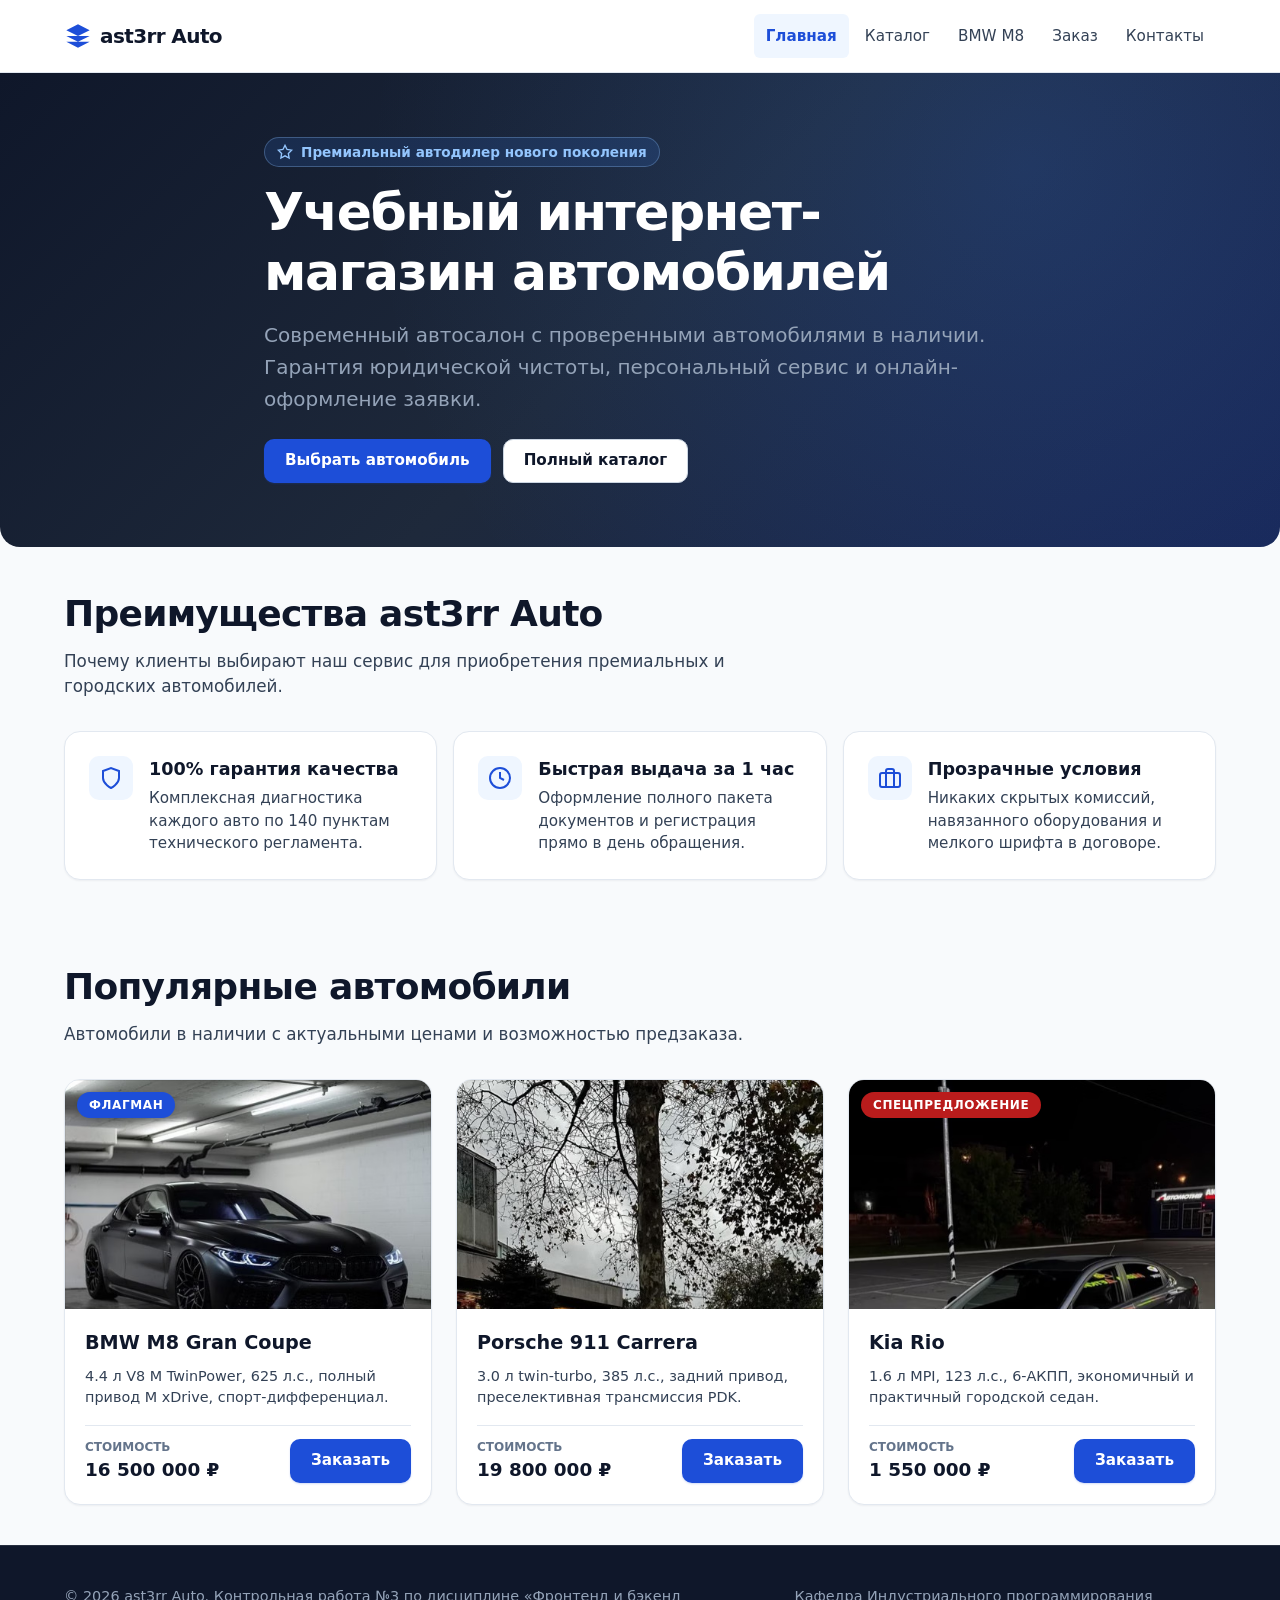
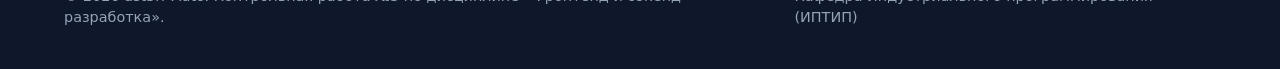
<file: index.html>
<!DOCTYPE html>
<html lang="ru">
<head>
  <meta charset="UTF-8">
  <meta name="viewport" content="width=device-width, initial-scale=1.0">
  <meta name="description" content="Учебный интернет-магазин премиальных и городских автомобилей ast3rr Auto. Адаптивная вёрстка и высокая доступность.">
  <title>Главная — ast3rr Auto | Автосалон</title>
  <link rel="stylesheet" href="css/style.css">
  <link rel="stylesheet" href="css/responsive.css">
  <script src="js/main.js" defer></script>
</head>
<body>
  <a href="#main-content" class="skip-link">Перейти к основному содержимому</a>

  <header class="site-header">
    <div class="site-header__inner">
      <a class="site-header__logo" href="index.html" aria-label="ast3rr Auto главная страница">
        <svg class="site-header__logo-icon" viewBox="0 0 24 24" width="28" height="28" aria-hidden="true" focusable="false">
          <path d="M12 2L2 7l10 5 10-5-10-5zM2 17l10 5 10-5M2 12l10 5 10-5"/>
        </svg>
        <span>ast3rr Auto</span>
      </a>

      <button class="nav-toggle" aria-expanded="false" aria-controls="primary-navigation" aria-label="Открыть меню навигации">
        <svg class="nav-toggle__icon" viewBox="0 0 24 24" width="24" height="24" aria-hidden="true" focusable="false">
          <line x1="3" y1="6" x2="21" y2="6"/>
          <line x1="3" y1="12" x2="21" y2="12"/>
          <line x1="3" y1="18" x2="21" y2="18"/>
        </svg>
      </button>

      <nav class="site-nav" id="primary-navigation" aria-label="Основная навигация">
        <ul class="site-nav__list">
          <li class="site-nav__item"><a class="site-nav__link site-nav__link--active" href="index.html" aria-current="page">Главная</a></li>
          <li class="site-nav__item"><a class="site-nav__link" href="catalog.html">Каталог</a></li>
          <li class="site-nav__item"><a class="site-nav__link" href="product.html">BMW M8</a></li>
          <li class="site-nav__item"><a class="site-nav__link" href="order.html">Заказ</a></li>
          <li class="site-nav__item"><a class="site-nav__link" href="contacts.html">Контакты</a></li>
        </ul>
      </nav>
    </div>
  </header>

  <main id="main-content">
    <!-- Hero Block -->
    <section class="hero" aria-labelledby="hero-title">
      <div class="container hero__inner">
        <span class="hero__badge">
          <svg width="16" height="16" viewBox="0 0 24 24" fill="none" stroke="currentColor" stroke-width="2" aria-hidden="true">
            <polygon points="12 2 15.09 8.26 22 9.27 17 14.14 18.18 21.02 12 17.77 5.82 21.02 7 14.14 2 9.27 8.91 8.26 12 2"/>
          </svg>
          Премиальный автодилер нового поколения
        </span>
        <h1 class="hero__title" id="hero-title">Учебный интернет-магазин автомобилей</h1>
        <p class="hero__text">
          Современный автосалон с проверенными автомобилями в наличии. Гарантия юридической чистоты, персональный сервис и онлайн-оформление заявки.
        </p>
        <div class="hero__actions">
          <a class="button button--primary button--mobile-full" href="#popular">Выбрать автомобиль</a>
          <a class="button button--secondary button--mobile-full" href="catalog.html">Полный каталог</a>
        </div>
      </div>
    </section>

    <!-- Advantages Section -->
    <section class="section" id="advantages" aria-labelledby="advantages-title">
      <div class="container">
        <div class="section__header">
          <h2 class="section__title" id="advantages-title">Преимущества ast3rr Auto</h2>
          <p class="section__description">Почему клиенты выбирают наш сервис для приобретения премиальных и городских автомобилей.</p>
        </div>

        <div class="advantages-grid">
          <article class="advantage-card">
            <div class="advantage-card__icon-wrapper" aria-hidden="true">
              <svg width="24" height="24" viewBox="0 0 24 24" fill="none" stroke="currentColor" stroke-width="2">
                <path d="M12 22s8-4 8-10V5l-8-3-8 3v7c0 6 8 10 8 10z"/>
              </svg>
            </div>
            <div>
              <h3 class="advantage-card__title">100% гарантия качества</h3>
              <p class="advantage-card__text">Комплексная диагностика каждого авто по 140 пунктам технического регламента.</p>
            </div>
          </article>

          <article class="advantage-card">
            <div class="advantage-card__icon-wrapper" aria-hidden="true">
              <svg width="24" height="24" viewBox="0 0 24 24" fill="none" stroke="currentColor" stroke-width="2">
                <circle cx="12" cy="12" r="10"/>
                <polyline points="12 6 12 12 16 14"/>
              </svg>
            </div>
            <div>
              <h3 class="advantage-card__title">Быстрая выдача за 1 час</h3>
              <p class="advantage-card__text">Оформление полного пакета документов и регистрация прямо в день обращения.</p>
            </div>
          </article>

          <article class="advantage-card">
            <div class="advantage-card__icon-wrapper" aria-hidden="true">
              <svg width="24" height="24" viewBox="0 0 24 24" fill="none" stroke="currentColor" stroke-width="2">
                <rect x="2" y="7" width="20" height="14" rx="2" ry="2"/>
                <path d="M16 21V5a2 2 0 0 0-2-2h-4a2 2 0 0 0-2 2v16"/>
              </svg>
            </div>
            <div>
              <h3 class="advantage-card__title">Прозрачные условия</h3>
              <p class="advantage-card__text">Никаких скрытых комиссий, навязанного оборудования и мелкого шрифта в договоре.</p>
            </div>
          </article>
        </div>
      </div>
    </section>

    <!-- Popular Products Section -->
    <section class="section popular-products" id="popular" aria-labelledby="popular-title">
      <div class="container">
        <div class="section__header">
          <h2 class="section__title" id="popular-title">Популярные автомобили</h2>
          <p class="section__description">Автомобили в наличии с актуальными ценами и возможностью предзаказа.</p>
        </div>

        <div class="products-grid">
          <!-- Card 1: BMW M8 -->
          <article class="product-card product-card--featured">
            <div class="product-card__media">
              <span class="product-card__badge">Флагман</span>
              <picture>
                <source type="image/avif" srcset="images/bmw-m8-360.avif 360w, images/bmw-m8-480.avif 480w, images/bmw-m8-720.avif 720w" sizes="(max-width: 639px) 100vw, (max-width: 1023px) 50vw, 33vw">
                <source type="image/jpeg" srcset="images/bmw-m8-360.jpg 360w, images/bmw-m8-480.jpg 480w, images/bmw-m8-720.jpg 720w" sizes="(max-width: 639px) 100vw, (max-width: 1023px) 50vw, 33vw">
                <img class="product-card__image" src="images/bmw-m8-720.jpg" alt="BMW M8 Gran Coupe цвета Marina Bay Blue" width="720" height="450" loading="lazy">
              </picture>
            </div>
            <div class="product-card__body">
              <h3 class="product-card__title">
                <a href="product.html">BMW M8 Gran Coupe</a>
              </h3>
              <p class="product-card__description">4.4 л V8 M TwinPower, 625 л.с., полный привод M xDrive, спорт-дифференциал.</p>
              <div class="product-card__footer">
                <div class="product-card__price">
                  <span class="product-card__price-label">Стоимость</span>
                  <span class="product-card__price-value">16 500 000 ₽</span>
                </div>
                <button class="button button--primary js-open-order-dialog" type="button" data-product="BMW M8 Gran Coupe" aria-haspopup="dialog">
                  Заказать
                </button>
              </div>
            </div>
          </article>

          <!-- Card 2: Porsche 911 -->
          <article class="product-card">
            <div class="product-card__media">
              <picture>
                <source type="image/avif" srcset="images/porsche-911-360.avif 360w, images/porsche-911-480.avif 480w, images/porsche-911-720.avif 720w" sizes="(max-width: 639px) 100vw, (max-width: 1023px) 50vw, 33vw">
                <source type="image/jpeg" srcset="images/porsche-911-360.jpg 360w, images/porsche-911-480.jpg 480w, images/porsche-911-720.jpg 720w" sizes="(max-width: 639px) 100vw, (max-width: 1023px) 50vw, 33vw">
                <img class="product-card__image" src="images/porsche-911-720.jpg" alt="Porsche 911 Carrera желтого цвета" width="720" height="450" loading="lazy">
              </picture>
            </div>
            <div class="product-card__body">
              <h3 class="product-card__title">
                <a href="product-porsche.html">Porsche 911 Carrera</a>
              </h3>
              <p class="product-card__description">3.0 л twin-turbo, 385 л.с., задний привод, преселективная трансмиссия PDK.</p>
              <div class="product-card__footer">
                <div class="product-card__price">
                  <span class="product-card__price-label">Стоимость</span>
                  <span class="product-card__price-value">19 800 000 ₽</span>
                </div>
                <button class="button button--primary js-open-order-dialog" type="button" data-product="Porsche 911 Carrera" aria-haspopup="dialog">
                  Заказать
                </button>
              </div>
            </div>
          </article>

          <!-- Card 3: Kia Rio -->
          <article class="product-card product-card--discount">
            <div class="product-card__media">
              <span class="product-card__badge">Спецпредложение</span>
              <picture>
                <source type="image/avif" srcset="images/kia-rio-360.avif 360w, images/kia-rio-480.avif 480w, images/kia-rio-720.avif 720w" sizes="(max-width: 639px) 100vw, (max-width: 1023px) 50vw, 33vw">
                <source type="image/jpeg" srcset="images/kia-rio-360.jpg 360w, images/kia-rio-480.jpg 480w, images/kia-rio-720.jpg 720w" sizes="(max-width: 639px) 100vw, (max-width: 1023px) 50vw, 33vw">
                <img class="product-card__image" src="images/kia-rio-720.jpg" alt="Kia Rio белого цвета" width="720" height="450" loading="lazy">
              </picture>
            </div>
            <div class="product-card__body">
              <h3 class="product-card__title">
                <a href="product-kia.html">Kia Rio</a>
              </h3>
              <p class="product-card__description">1.6 л MPI, 123 л.с., 6-АКПП, экономичный и практичный городской седан.</p>
              <div class="product-card__footer">
                <div class="product-card__price">
                  <span class="product-card__price-label">Стоимость</span>
                  <span class="product-card__price-value">1 550 000 ₽</span>
                </div>
                <button class="button button--primary js-open-order-dialog" type="button" data-product="Kia Rio" aria-haspopup="dialog">
                  Заказать
                </button>
              </div>
            </div>
          </article>
        </div>
      </div>
    </section>
  </main>

  <!-- Accessible Modal Dialog for Quick Ordering -->
  <dialog class="order-dialog" id="order-dialog" aria-labelledby="order-dialog-title" aria-modal="true">
    <div class="order-dialog__content">
      <div class="order-dialog__header">
        <h2 class="order-dialog__title" id="order-dialog-title">Быстрое оформление заявки</h2>
        <button class="order-dialog__close" type="button" id="close-order-dialog" aria-label="Закрыть окно">
          <svg width="24" height="24" viewBox="0 0 24 24" fill="none" stroke="currentColor" stroke-width="2" aria-hidden="true">
            <line x1="18" y1="6" x2="6" y2="18"/>
            <line x1="6" y1="6" x2="18" y2="18"/>
          </svg>
        </button>
      </div>

      <div class="notification notification--success" id="order-success-notification" tabindex="-1" hidden>
        <svg width="20" height="20" viewBox="0 0 24 24" fill="none" stroke="currentColor" stroke-width="2" aria-hidden="true">
          <path d="M22 11.08V12a10 10 0 1 1-5.93-9.14"/>
          <polyline points="22 4 12 14.01 9 11.01"/>
        </svg>
        <span>Спасибо! Ваша заявка успешно принята, менеджер перезвонит вам.</span>
      </div>

      <form class="order-form" id="order-form" action="#" method="post" data-validate="true" novalidate>
        <input id="selected-product" name="selected-product" type="hidden">

        <div class="form-group">
          <label class="form-label form-label--required" for="modal-name">Ваше имя</label>
          <input class="form-input" id="modal-name" name="name" type="text" placeholder="Иван Иванов" autocomplete="name" required minlength="2">
        </div>

        <div class="form-row">
          <div class="form-group">
            <label class="form-label form-label--required" for="modal-phone">Телефон</label>
            <input class="form-input" id="modal-phone" name="phone" type="tel" inputmode="tel" placeholder="+7 (900) 000-00-00" autocomplete="tel" required pattern="^(\+7|8)[\s\-]?[0-9]{3}[\s\-]?[0-9]{3}[\s\-]?[0-9]{2}[\s\-]?[0-9]{2}$">
            <span class="form-hint">Формат: +7 (900) 000-00-00</span>
          </div>

          <div class="form-group">
            <label class="form-label form-label--required" for="modal-email">E-mail</label>
            <input class="form-input" id="modal-email" name="email" type="email" placeholder="client@example.com" autocomplete="email" required>
          </div>
        </div>

        <label class="form-checkbox-wrapper">
          <input class="form-checkbox" id="modal-agreement" name="agreement" type="checkbox" required>
          <span class="form-checkbox-text">Я согласен на обработку персональных данных в соответствии с политикой конфиденциальности.</span>
        </label>

        <div class="form-actions">
          <button class="button button--secondary" type="button" onclick="document.getElementById('order-dialog').close()">Отмена</button>
          <button class="button button--primary" type="submit">Отправить заявку</button>
        </div>
      </form>
    </div>
  </dialog>

  <footer class="site-footer">
    <div class="container site-footer__inner">
      <p>&copy; 2026 ast3rr Auto. Контрольная работа №3 по дисциплине «Фронтенд и бэкенд разработка».</p>
      <p>Кафедра Индустриального программирования (ИПТИП)</p>
    </div>
  </footer>
</body>
</html>
</file>
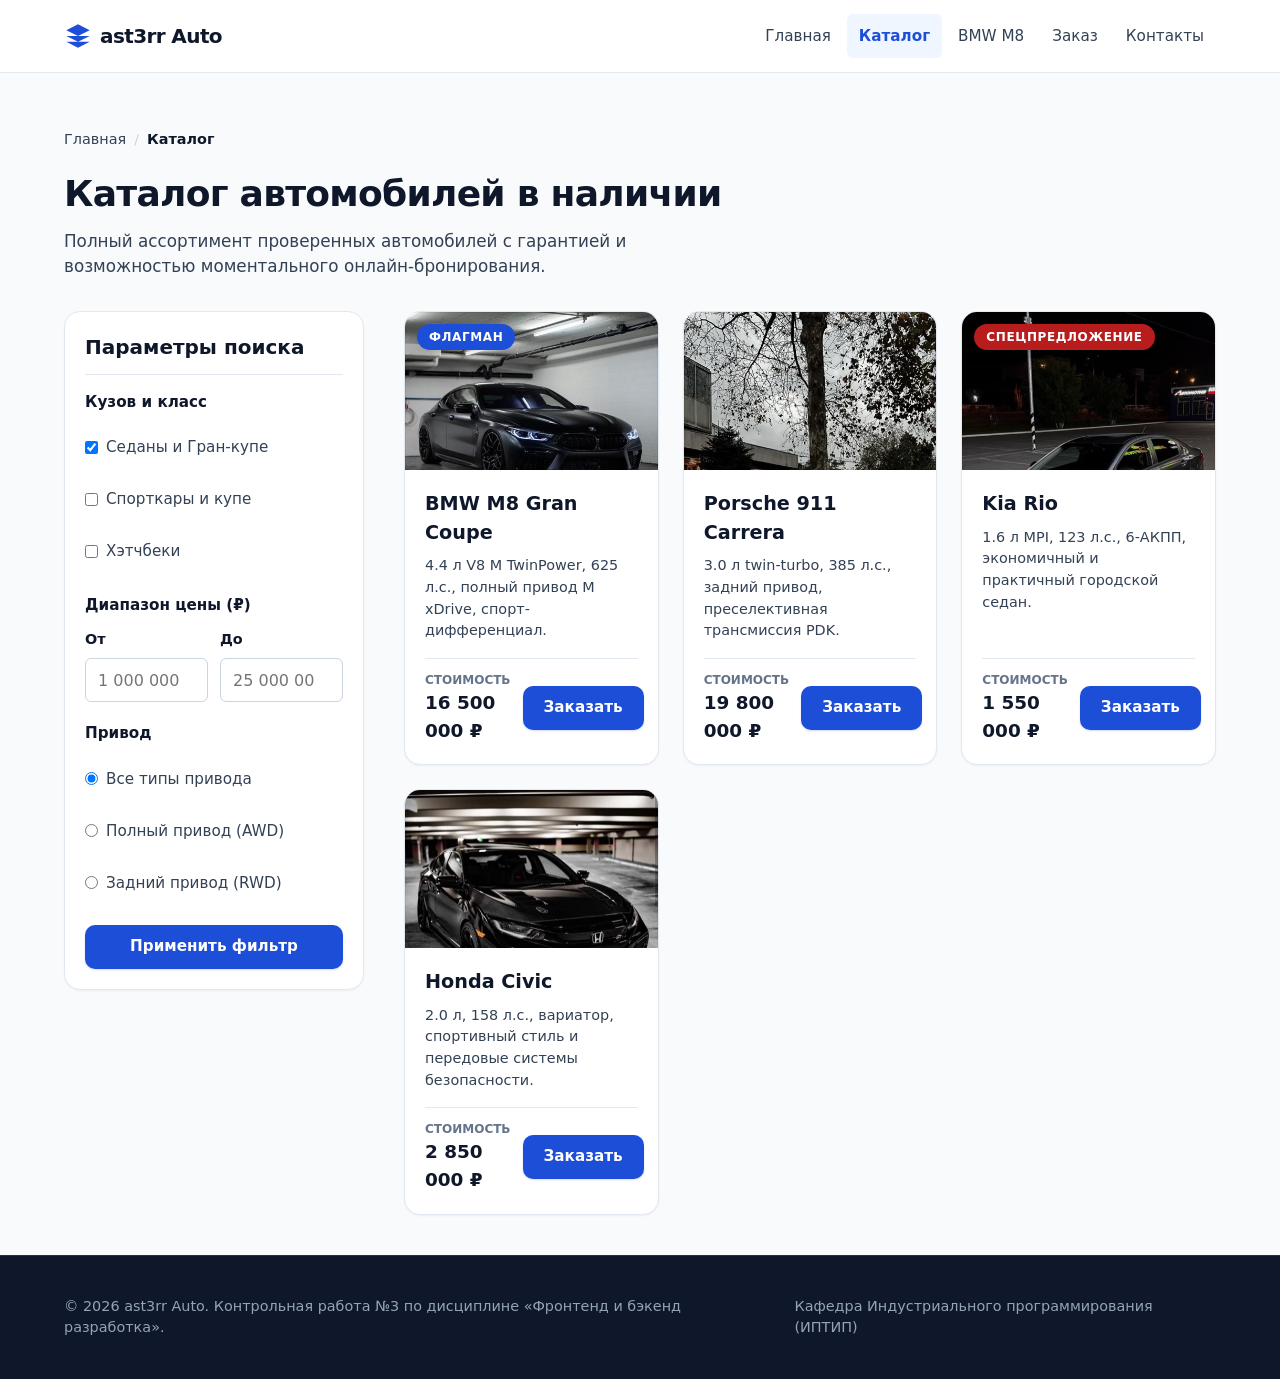
<file: catalog.html>
<!DOCTYPE html>
<html lang="ru">
<head>
  <meta charset="UTF-8">
  <meta name="viewport" content="width=device-width, initial-scale=1.0">
  <meta name="description" content="Каталог автомобилей интернет-магазина ast3rr Auto. Фильтры по параметрам, адаптивная сетка карточек, оформление покупки.">
  <title>Каталог автомобилей — ast3rr Auto</title>
  <link rel="stylesheet" href="css/style.css">
  <link rel="stylesheet" href="css/responsive.css">
  <script src="js/main.js" defer></script>
</head>
<body>
  <a href="#main-content" class="skip-link">Перейти к основному содержимому</a>

  <header class="site-header">
    <div class="site-header__inner">
      <a class="site-header__logo" href="index.html" aria-label="ast3rr Auto главная страница">
        <svg class="site-header__logo-icon" viewBox="0 0 24 24" width="28" height="28" aria-hidden="true" focusable="false">
          <path d="M12 2L2 7l10 5 10-5-10-5zM2 17l10 5 10-5M2 12l10 5 10-5"/>
        </svg>
        <span>ast3rr Auto</span>
      </a>

      <button class="nav-toggle" aria-expanded="false" aria-controls="primary-navigation" aria-label="Открыть меню навигации">
        <svg class="nav-toggle__icon" viewBox="0 0 24 24" width="24" height="24" aria-hidden="true" focusable="false">
          <line x1="3" y1="6" x2="21" y2="6"/>
          <line x1="3" y1="12" x2="21" y2="12"/>
          <line x1="3" y1="18" x2="21" y2="18"/>
        </svg>
      </button>

      <nav class="site-nav" id="primary-navigation" aria-label="Основная навигация">
        <ul class="site-nav__list">
          <li class="site-nav__item"><a class="site-nav__link" href="index.html">Главная</a></li>
          <li class="site-nav__item"><a class="site-nav__link site-nav__link--active" href="catalog.html" aria-current="page">Каталог</a></li>
          <li class="site-nav__item"><a class="site-nav__link" href="product.html">BMW M8</a></li>
          <li class="site-nav__item"><a class="site-nav__link" href="order.html">Заказ</a></li>
          <li class="site-nav__item"><a class="site-nav__link" href="contacts.html">Контакты</a></li>
        </ul>
      </nav>
    </div>
  </header>

  <main class="container section" id="main-content">
    <nav class="breadcrumbs" aria-label="Хлебные крошки">
      <ol class="breadcrumbs__list">
        <li class="breadcrumbs__item"><a class="breadcrumbs__link" href="index.html">Главная</a></li>
        <li class="breadcrumbs__item"><span class="breadcrumbs__current" aria-current="location">Каталог</span></li>
      </ol>
    </nav>

    <div class="section__header">
      <h1 class="section__title">Каталог автомобилей в наличии</h1>
      <p class="section__description">Полный ассортимент проверенных автомобилей с гарантией и возможностью моментального онлайн-бронирования.</p>
    </div>

    <div class="catalog-layout">
      <!-- Sidebar Filters with Mobile Collapsible Drawer -->
      <aside class="catalog-filters" aria-labelledby="filters-title">
        <h2 class="catalog-filters__title" id="filters-title">Параметры поиска</h2>

        <button class="button button--secondary catalog-filters__toggle" type="button" aria-expanded="false" aria-controls="filters-content">
          <span>Показать фильтры</span>
          <svg width="20" height="20" viewBox="0 0 24 24" fill="none" stroke="currentColor" stroke-width="2" aria-hidden="true">
            <polyline points="6 9 12 15 18 9"/>
          </svg>
        </button>

        <div class="catalog-filters__content" id="filters-content">
          <form class="filters-form" action="#" method="get">
            <fieldset class="filters-form__group">
              <legend class="filters-form__legend">Кузов и класс</legend>
              <div class="filters-form__options">
                <label class="filters-form__checkbox-label">
                  <input type="checkbox" name="type" value="sedan" checked> Седаны и Гран-купе
                </label>
                <label class="filters-form__checkbox-label">
                  <input type="checkbox" name="type" value="sport"> Спорткары и купе
                </label>
                <label class="filters-form__checkbox-label">
                  <input type="checkbox" name="type" value="hatchback"> Хэтчбеки
                </label>
              </div>
            </fieldset>

            <fieldset class="filters-form__group">
              <legend class="filters-form__legend">Диапазон цены (₽)</legend>
              <div class="filters-form__input-number-group">
                <div>
                  <label class="form-label" for="price-from">От</label>
                  <input class="form-input" id="price-from" name="price_from" type="number" min="0" placeholder="1 000 000">
                </div>
                <div>
                  <label class="form-label" for="price-to">До</label>
                  <input class="form-input" id="price-to" name="price_to" type="number" min="0" placeholder="25 000 000">
                </div>
              </div>
            </fieldset>

            <fieldset class="filters-form__group">
              <legend class="filters-form__legend">Привод</legend>
              <div class="filters-form__options">
                <label class="filters-form__radio-label">
                  <input type="radio" name="drive" value="all" checked> Все типы привода
                </label>
                <label class="filters-form__radio-label">
                  <input type="radio" name="drive" value="awd"> Полный привод (AWD)
                </label>
                <label class="filters-form__radio-label">
                  <input type="radio" name="drive" value="rwd"> Задний привод (RWD)
                </label>
              </div>
            </fieldset>

            <button class="button button--primary button--full" type="submit">Применить фильтр</button>
          </form>
        </div>
      </aside>

      <!-- Products Grid -->
      <section class="catalog-products" aria-labelledby="catalog-list-title">
        <h2 class="visually-hidden" id="catalog-list-title">Список предложений автосалона</h2>

        <div class="products-grid">
          <!-- Item 1: BMW M8 -->
          <article class="product-card product-card--featured">
            <div class="product-card__media">
              <span class="product-card__badge">Флагман</span>
              <picture>
                <source type="image/avif" srcset="images/bmw-m8-360.avif 360w, images/bmw-m8-480.avif 480w, images/bmw-m8-720.avif 720w" sizes="(max-width: 639px) 100vw, (max-width: 1023px) 50vw, 33vw">
                <source type="image/jpeg" srcset="images/bmw-m8-360.jpg 360w, images/bmw-m8-480.jpg 480w, images/bmw-m8-720.jpg 720w" sizes="(max-width: 639px) 100vw, (max-width: 1023px) 50vw, 33vw">
                <img class="product-card__image" src="images/bmw-m8-720.jpg" alt="BMW M8 Gran Coupe цвета Marina Bay Blue" width="720" height="450" loading="lazy">
              </picture>
            </div>
            <div class="product-card__body">
              <h3 class="product-card__title">
                <a href="product.html">BMW M8 Gran Coupe</a>
              </h3>
              <p class="product-card__description">4.4 л V8 M TwinPower, 625 л.с., полный привод M xDrive, спорт-дифференциал.</p>
              <div class="product-card__footer">
                <div class="product-card__price">
                  <span class="product-card__price-label">Стоимость</span>
                  <span class="product-card__price-value">16 500 000 ₽</span>
                </div>
                <button class="button button--primary js-open-order-dialog" type="button" data-product="BMW M8 Gran Coupe" aria-haspopup="dialog">
                  Заказать
                </button>
              </div>
            </div>
          </article>

          <!-- Item 2: Porsche 911 -->
          <article class="product-card">
            <div class="product-card__media">
              <picture>
                <source type="image/avif" srcset="images/porsche-911-360.avif 360w, images/porsche-911-480.avif 480w, images/porsche-911-720.avif 720w" sizes="(max-width: 639px) 100vw, (max-width: 1023px) 50vw, 33vw">
                <source type="image/jpeg" srcset="images/porsche-911-360.jpg 360w, images/porsche-911-480.jpg 480w, images/porsche-911-720.jpg 720w" sizes="(max-width: 639px) 100vw, (max-width: 1023px) 50vw, 33vw">
                <img class="product-card__image" src="images/porsche-911-720.jpg" alt="Porsche 911 Carrera желтого цвета" width="720" height="450" loading="lazy">
              </picture>
            </div>
            <div class="product-card__body">
              <h3 class="product-card__title">
                <a href="product-porsche.html">Porsche 911 Carrera</a>
              </h3>
              <p class="product-card__description">3.0 л twin-turbo, 385 л.с., задний привод, преселективная трансмиссия PDK.</p>
              <div class="product-card__footer">
                <div class="product-card__price">
                  <span class="product-card__price-label">Стоимость</span>
                  <span class="product-card__price-value">19 800 000 ₽</span>
                </div>
                <button class="button button--primary js-open-order-dialog" type="button" data-product="Porsche 911 Carrera" aria-haspopup="dialog">
                  Заказать
                </button>
              </div>
            </div>
          </article>

          <!-- Item 3: Kia Rio -->
          <article class="product-card product-card--discount">
            <div class="product-card__media">
              <span class="product-card__badge">Спецпредложение</span>
              <picture>
                <source type="image/avif" srcset="images/kia-rio-360.avif 360w, images/kia-rio-480.avif 480w, images/kia-rio-720.avif 720w" sizes="(max-width: 639px) 100vw, (max-width: 1023px) 50vw, 33vw">
                <source type="image/jpeg" srcset="images/kia-rio-360.jpg 360w, images/kia-rio-480.jpg 480w, images/kia-rio-720.jpg 720w" sizes="(max-width: 639px) 100vw, (max-width: 1023px) 50vw, 33vw">
                <img class="product-card__image" src="images/kia-rio-720.jpg" alt="Kia Rio белого цвета" width="720" height="450" loading="lazy">
              </picture>
            </div>
            <div class="product-card__body">
              <h3 class="product-card__title">
                <a href="product-kia.html">Kia Rio</a>
              </h3>
              <p class="product-card__description">1.6 л MPI, 123 л.с., 6-АКПП, экономичный и практичный городской седан.</p>
              <div class="product-card__footer">
                <div class="product-card__price">
                  <span class="product-card__price-label">Стоимость</span>
                  <span class="product-card__price-value">1 550 000 ₽</span>
                </div>
                <button class="button button--primary js-open-order-dialog" type="button" data-product="Kia Rio" aria-haspopup="dialog">
                  Заказать
                </button>
              </div>
            </div>
          </article>

          <!-- Item 4: Honda Civic -->
          <article class="product-card">
            <div class="product-card__media">
              <picture>
                <source type="image/avif" srcset="images/honda-civic-360.avif 360w, images/honda-civic-480.avif 480w, images/honda-civic-720.avif 720w" sizes="(max-width: 639px) 100vw, (max-width: 1023px) 50vw, 33vw">
                <source type="image/jpeg" srcset="images/honda-civic-360.jpg 360w, images/honda-civic-480.jpg 480w, images/honda-civic-720.jpg 720w" sizes="(max-width: 639px) 100vw, (max-width: 1023px) 50vw, 33vw">
                <img class="product-card__image" src="images/honda-civic-720.jpg" alt="Honda Civic серого цвета" width="720" height="450" loading="lazy">
              </picture>
            </div>
            <div class="product-card__body">
              <h3 class="product-card__title">
                <a href="product-honda.html">Honda Civic</a>
              </h3>
              <p class="product-card__description">2.0 л, 158 л.с., вариатор, спортивный стиль и передовые системы безопасности.</p>
              <div class="product-card__footer">
                <div class="product-card__price">
                  <span class="product-card__price-label">Стоимость</span>
                  <span class="product-card__price-value">2 850 000 ₽</span>
                </div>
                <button class="button button--primary js-open-order-dialog" type="button" data-product="Honda Civic" aria-haspopup="dialog">
                  Заказать
                </button>
              </div>
            </div>
          </article>
        </div>
      </section>
    </div>
  </main>

  <!-- Modal Dialog -->
  <dialog class="order-dialog" id="order-dialog" aria-labelledby="order-dialog-title" aria-modal="true">
    <div class="order-dialog__content">
      <div class="order-dialog__header">
        <h2 class="order-dialog__title" id="order-dialog-title">Оформление заявки</h2>
        <button class="order-dialog__close" type="button" id="close-order-dialog" aria-label="Закрыть окно">
          <svg width="24" height="24" viewBox="0 0 24 24" fill="none" stroke="currentColor" stroke-width="2" aria-hidden="true">
            <line x1="18" y1="6" x2="6" y2="18"/>
            <line x1="6" y1="6" x2="18" y2="18"/>
          </svg>
        </button>
      </div>

      <div class="notification notification--success" id="order-success-notification" tabindex="-1" hidden>
        <svg width="20" height="20" viewBox="0 0 24 24" fill="none" stroke="currentColor" stroke-width="2" aria-hidden="true">
          <path d="M22 11.08V12a10 10 0 1 1-5.93-9.14"/>
          <polyline points="22 4 12 14.01 9 11.01"/>
        </svg>
        <span>Спасибо! Ваша заявка успешно принята, менеджер перезвонит вам.</span>
      </div>

      <form class="order-form" id="order-form" action="#" method="post" data-validate="true" novalidate>
        <input id="selected-product" name="selected-product" type="hidden">

        <div class="form-group">
          <label class="form-label form-label--required" for="modal-name">Ваше имя</label>
          <input class="form-input" id="modal-name" name="name" type="text" placeholder="Иван Иванов" autocomplete="name" required minlength="2">
        </div>

        <div class="form-row">
          <div class="form-group">
            <label class="form-label form-label--required" for="modal-phone">Телефон</label>
            <input class="form-input" id="modal-phone" name="phone" type="tel" inputmode="tel" placeholder="+7 (900) 000-00-00" autocomplete="tel" required pattern="^(\+7|8)[\s\-]?[0-9]{3}[\s\-]?[0-9]{3}[\s\-]?[0-9]{2}[\s\-]?[0-9]{2}$">
            <span class="form-hint">Формат: +7 (900) 000-00-00</span>
          </div>

          <div class="form-group">
            <label class="form-label form-label--required" for="modal-email">E-mail</label>
            <input class="form-input" id="modal-email" name="email" type="email" placeholder="client@example.com" autocomplete="email" required>
          </div>
        </div>

        <label class="form-checkbox-wrapper">
          <input class="form-checkbox" id="modal-agreement" name="agreement" type="checkbox" required>
          <span class="form-checkbox-text">Я согласен на обработку персональных данных.</span>
        </label>

        <div class="form-actions">
          <button class="button button--secondary" type="button" onclick="document.getElementById('order-dialog').close()">Отмена</button>
          <button class="button button--primary" type="submit">Отправить заявку</button>
        </div>
      </form>
    </div>
  </dialog>

  <footer class="site-footer">
    <div class="container site-footer__inner">
      <p>&copy; 2026 ast3rr Auto. Контрольная работа №3 по дисциплине «Фронтенд и бэкенд разработка».</p>
      <p>Кафедра Индустриального программирования (ИПТИП)</p>
    </div>
  </footer>
</body>
</html>
</file>
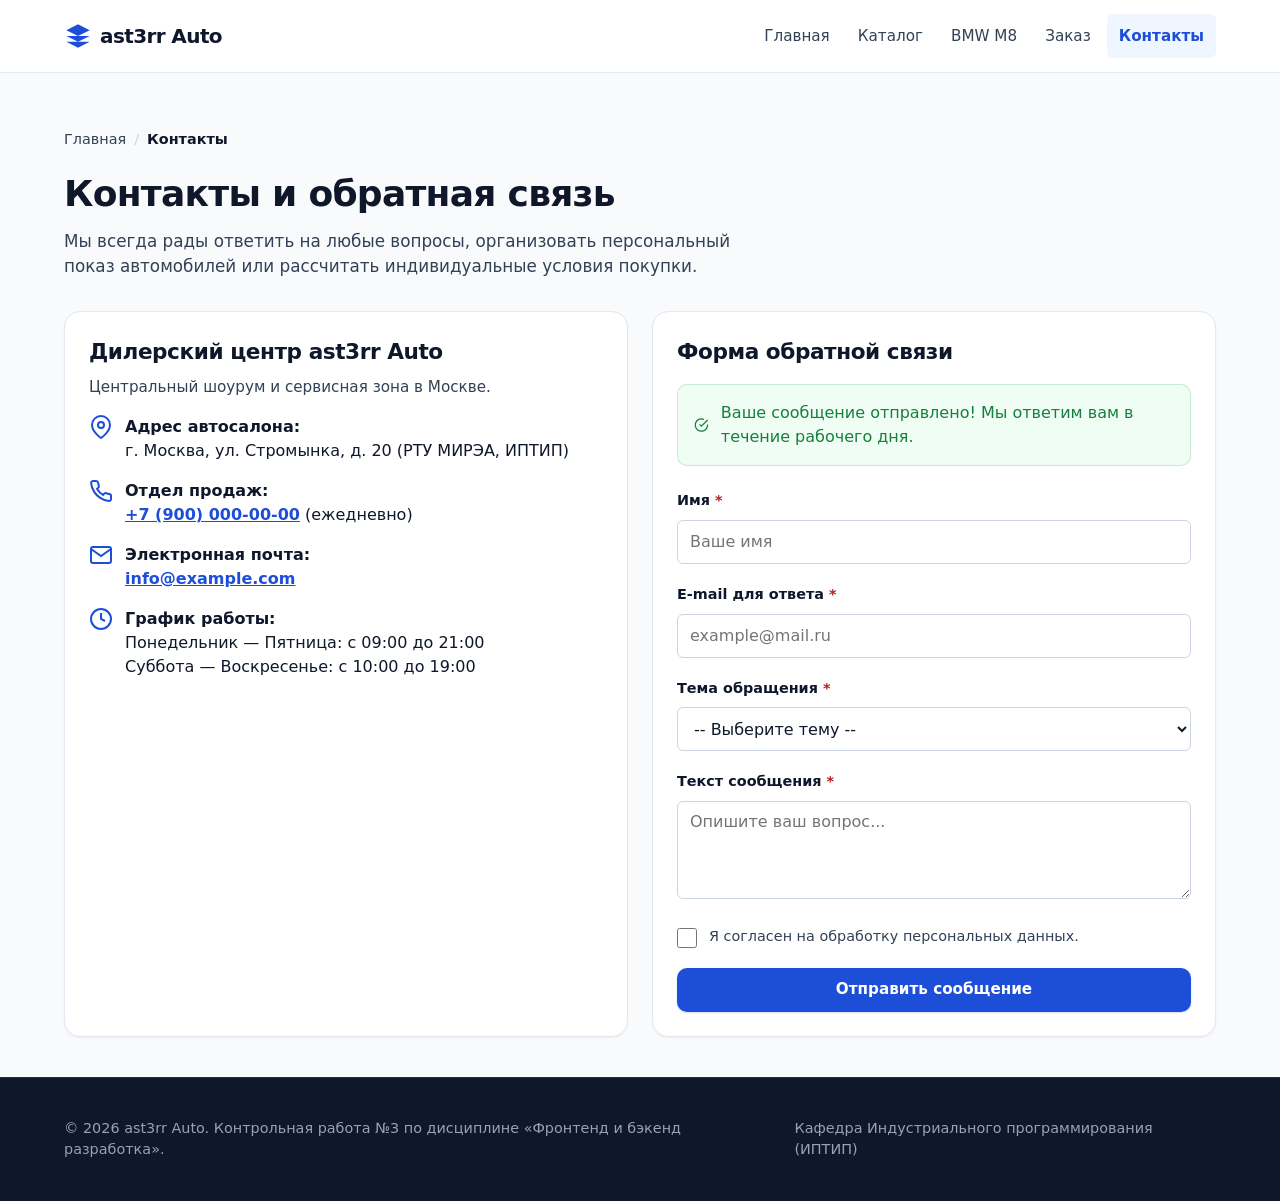
<file: contacts.html>
<!DOCTYPE html>
<html lang="ru">
<head>
  <meta charset="UTF-8">
  <meta name="viewport" content="width=device-width, initial-scale=1.0">
  <meta name="description" content="Контактная информация автосалона ast3rr Auto: адрес, телефоны, график работы и форма обратной связи.">
  <title>Контакты — ast3rr Auto</title>
  <link rel="stylesheet" href="css/style.css">
  <link rel="stylesheet" href="css/responsive.css">
  <script src="js/main.js" defer></script>
</head>
<body>
  <a href="#main-content" class="skip-link">Перейти к основному содержимому</a>

  <header class="site-header">
    <div class="site-header__inner">
      <a class="site-header__logo" href="index.html" aria-label="ast3rr Auto главная страница">
        <svg class="site-header__logo-icon" viewBox="0 0 24 24" width="28" height="28" aria-hidden="true" focusable="false">
          <path d="M12 2L2 7l10 5 10-5-10-5zM2 17l10 5 10-5M2 12l10 5 10-5"/>
        </svg>
        <span>ast3rr Auto</span>
      </a>

      <button class="nav-toggle" aria-expanded="false" aria-controls="primary-navigation" aria-label="Открыть меню навигации">
        <svg class="nav-toggle__icon" viewBox="0 0 24 24" width="24" height="24" aria-hidden="true" focusable="false">
          <line x1="3" y1="6" x2="21" y2="6"/>
          <line x1="3" y1="12" x2="21" y2="12"/>
          <line x1="3" y1="18" x2="21" y2="18"/>
        </svg>
      </button>

      <nav class="site-nav" id="primary-navigation" aria-label="Основная навигация">
        <ul class="site-nav__list">
          <li class="site-nav__item"><a class="site-nav__link" href="index.html">Главная</a></li>
          <li class="site-nav__item"><a class="site-nav__link" href="catalog.html">Каталог</a></li>
          <li class="site-nav__item"><a class="site-nav__link" href="product.html">BMW M8</a></li>
          <li class="site-nav__item"><a class="site-nav__link" href="order.html">Заказ</a></li>
          <li class="site-nav__item"><a class="site-nav__link site-nav__link--active" href="contacts.html" aria-current="page">Контакты</a></li>
        </ul>
      </nav>
    </div>
  </header>

  <main class="container section" id="main-content">
    <nav class="breadcrumbs" aria-label="Хлебные крошки">
      <ol class="breadcrumbs__list">
        <li class="breadcrumbs__item"><a class="breadcrumbs__link" href="index.html">Главная</a></li>
        <li class="breadcrumbs__item"><span class="breadcrumbs__current" aria-current="location">Контакты</span></li>
      </ol>
    </nav>

    <div class="section__header">
      <h1 class="section__title">Контакты и обратная связь</h1>
      <p class="section__description">Мы всегда рады ответить на любые вопросы, организовать персональный показ автомобилей или рассчитать индивидуальные условия покупки.</p>
    </div>

    <div class="contacts-grid">
      <!-- Contact Information Card -->
      <section class="contacts-info-card" aria-labelledby="contacts-info-title">
        <h2 class="section__title" id="contacts-info-title" style="font-size: 1.35rem;">Дилерский центр ast3rr Auto</h2>
        <p class="section__description" style="font-size: 0.95rem;">Центральный шоурум и сервисная зона в Москве.</p>

        <ul class="contacts-list">
          <li class="contacts-list__item">
            <svg class="contacts-list__icon" viewBox="0 0 24 24" fill="none" stroke="currentColor" stroke-width="2" aria-hidden="true">
              <path d="M21 10c0 7-9 13-9 13s-9-6-9-13a9 9 0 0 1 18 0z"/>
              <circle cx="12" cy="10" r="3"/>
            </svg>
            <div>
              <strong>Адрес автосалона:</strong><br>
              г. Москва, ул. Стромынка, д. 20 (РТУ МИРЭА, ИПТИП)
            </div>
          </li>

          <li class="contacts-list__item">
            <svg class="contacts-list__icon" viewBox="0 0 24 24" fill="none" stroke="currentColor" stroke-width="2" aria-hidden="true">
              <path d="M22 16.92v3a2 2 0 0 1-2.18 2 19.79 19.79 0 0 1-8.63-3.07 19.5 19.5 0 0 1-6-6 19.79 19.79 0 0 1-3.07-8.67A2 2 0 0 1 4.11 2h3a2 2 0 0 1 2 1.72 12.84 12.84 0 0 0 .7 2.81 2 2 0 0 1-.45 2.11L8.09 9.91a16 16 0 0 0 6 6l1.27-1.27a2 2 0 0 1 2.11-.45 12.84 12.84 0 0 0 2.81.7A2 2 0 0 1 22 16.92z"/>
            </svg>
            <div>
              <strong>Отдел продаж:</strong><br>
              <a href="tel:+79000000000" style="color: var(--color-accent); font-weight: 600;">+7 (900) 000-00-00</a> (ежедневно)
            </div>
          </li>

          <li class="contacts-list__item">
            <svg class="contacts-list__icon" viewBox="0 0 24 24" fill="none" stroke="currentColor" stroke-width="2" aria-hidden="true">
              <path d="M4 4h16c1.1 0 2 .9 2 2v12c0 1.1-.9 2-2 2H4c-1.1 0-2-.9-2-2V6c0-1.1.9-2 2-2z"/>
              <polyline points="22,6 12,13 2,6"/>
            </svg>
            <div>
              <strong>Электронная почта:</strong><br>
              <a href="mailto:info@example.com" style="color: var(--color-accent); font-weight: 600;">info@example.com</a>
            </div>
          </li>

          <li class="contacts-list__item">
            <svg class="contacts-list__icon" viewBox="0 0 24 24" fill="none" stroke="currentColor" stroke-width="2" aria-hidden="true">
              <circle cx="12" cy="12" r="10"/>
              <polyline points="12 6 12 12 16 14"/>
            </svg>
            <div>
              <strong>График работы:</strong><br>
              Понедельник — Пятница: с 09:00 до 21:00<br>
              Суббота — Воскресенье: с 10:00 до 19:00
            </div>
          </li>
        </ul>
      </section>

      <!-- Feedback Form Card -->
      <section class="form-card" style="margin: 0; max-width: none;" aria-labelledby="feedback-form-title">
        <h2 class="section__title" id="feedback-form-title" style="font-size: 1.35rem; margin-bottom: var(--space-4);">Форма обратной связи</h2>

        <div class="notification notification--success" id="feedback-success" tabindex="-1" hidden>
          <svg width="20" height="20" viewBox="0 0 24 24" fill="none" stroke="currentColor" stroke-width="2" aria-hidden="true">
            <path d="M22 11.08V12a10 10 0 1 1-5.93-9.14"/>
            <polyline points="22 4 12 14.01 9 11.01"/>
          </svg>
          <span>Ваше сообщение отправлено! Мы ответим вам в течение рабочего дня.</span>
        </div>

        <form action="#" method="post" data-validate="true" novalidate>
          <div class="form-group">
            <label class="form-label form-label--required" for="contact-name">Имя</label>
            <input class="form-input" id="contact-name" name="name" type="text" placeholder="Ваше имя" autocomplete="name" required minlength="2">
          </div>

          <div class="form-group">
            <label class="form-label form-label--required" for="contact-email">E-mail для ответа</label>
            <input class="form-input" id="contact-email" name="email" type="email" placeholder="example@mail.ru" autocomplete="email" required>
          </div>

          <div class="form-group">
            <label class="form-label form-label--required" for="contact-topic">Тема обращения</label>
            <select class="form-select" id="contact-topic" name="topic" required>
              <option value="">-- Выберите тему --</option>
              <option value="buy">Консультация по покупке</option>
              <option value="testdrive">Запись на тест-драйв</option>
              <option value="service">Техническое обслуживание</option>
              <option value="partnership">Сотрудничество</option>
            </select>
          </div>

          <div class="form-group">
            <label class="form-label form-label--required" for="contact-message">Текст сообщения</label>
            <textarea class="form-textarea" id="contact-message" name="message" rows="4" placeholder="Опишите ваш вопрос..." required></textarea>
          </div>

          <label class="form-checkbox-wrapper">
            <input class="form-checkbox" id="contact-agree" name="agreement" type="checkbox" required>
            <span class="form-checkbox-text">Я согласен на обработку персональных данных.</span>
          </label>

          <button class="button button--primary button--full" type="submit">Отправить сообщение</button>
        </form>
      </section>
    </div>
  </main>

  <footer class="site-footer">
    <div class="container site-footer__inner">
      <p>&copy; 2026 ast3rr Auto. Контрольная работа №3 по дисциплине «Фронтенд и бэкенд разработка».</p>
      <p>Кафедра Индустриального программирования (ИПТИП)</p>
    </div>
  </footer>
</body>
</html>
</file>
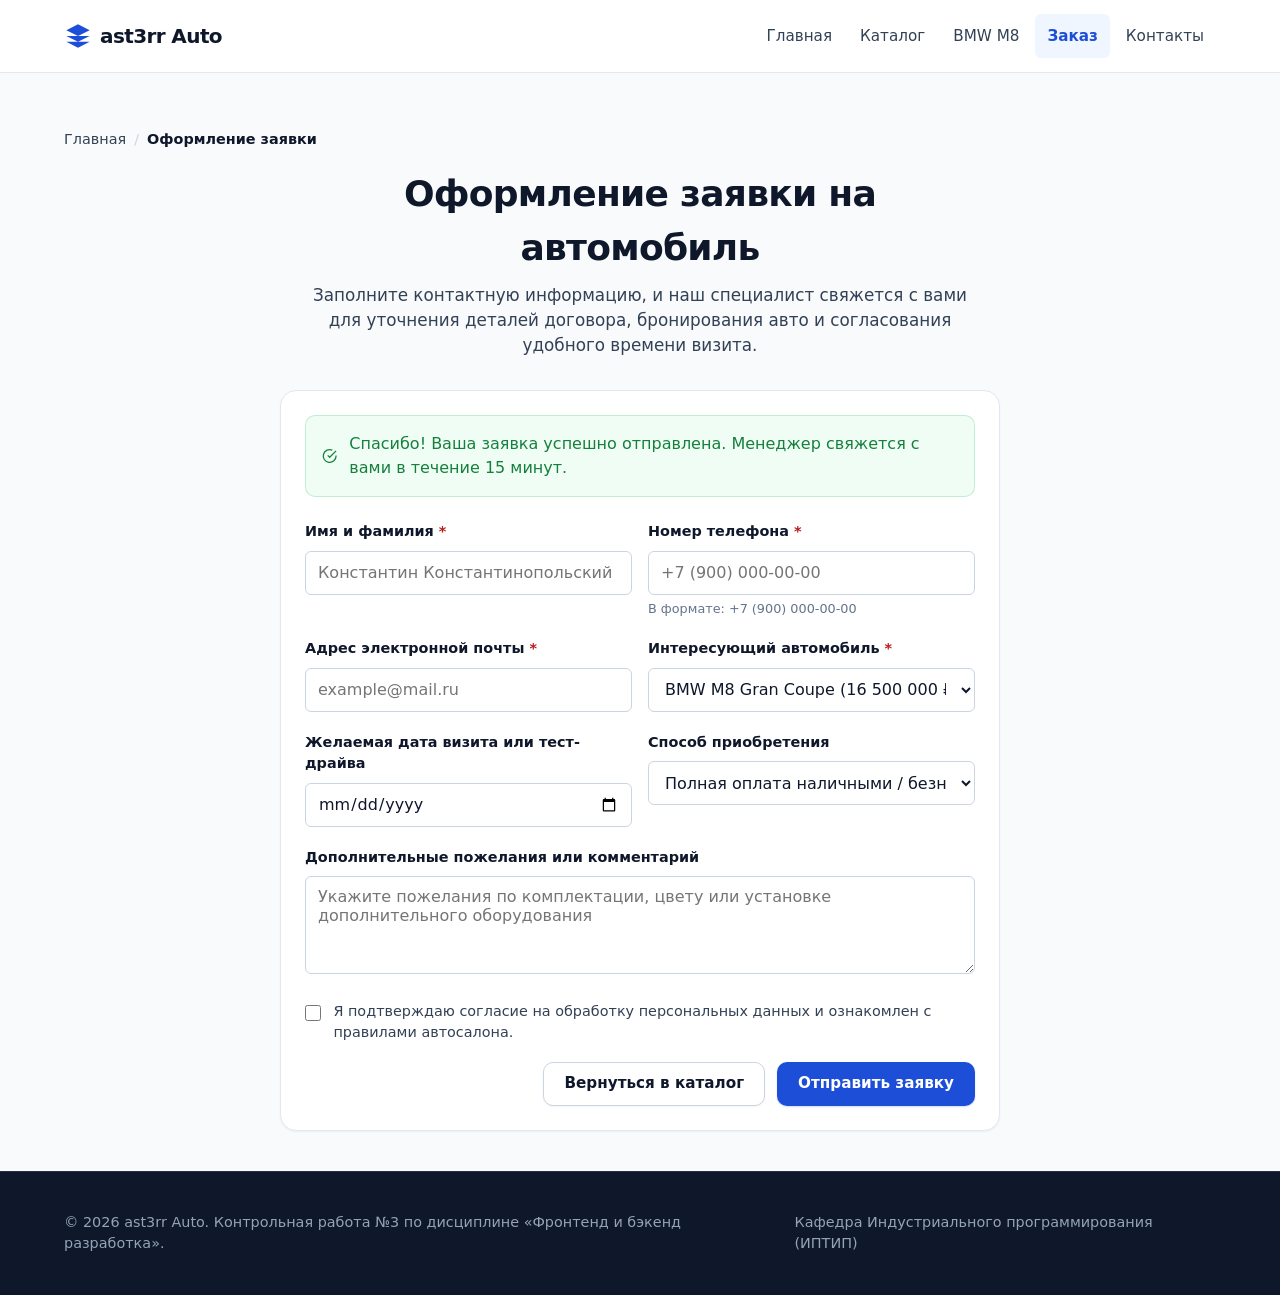
<file: order.html>
<!DOCTYPE html>
<html lang="ru">
<head>
  <meta charset="UTF-8">
  <meta name="viewport" content="width=device-width, initial-scale=1.0">
  <meta name="description" content="Онлайн-заявка на бронирование и покупку автомобиля в интернет-магазине ast3rr Auto. Быстрое оформление и персональный расчет.">
  <title>Оформление заказа — ast3rr Auto</title>
  <link rel="stylesheet" href="css/style.css">
  <link rel="stylesheet" href="css/responsive.css">
  <script src="js/main.js" defer></script>
</head>
<body>
  <a href="#main-content" class="skip-link">Перейти к основному содержимому</a>

  <header class="site-header">
    <div class="site-header__inner">
      <a class="site-header__logo" href="index.html" aria-label="ast3rr Auto главная страница">
        <svg class="site-header__logo-icon" viewBox="0 0 24 24" width="28" height="28" aria-hidden="true" focusable="false">
          <path d="M12 2L2 7l10 5 10-5-10-5zM2 17l10 5 10-5M2 12l10 5 10-5"/>
        </svg>
        <span>ast3rr Auto</span>
      </a>

      <button class="nav-toggle" aria-expanded="false" aria-controls="primary-navigation" aria-label="Открыть меню навигации">
        <svg class="nav-toggle__icon" viewBox="0 0 24 24" width="24" height="24" aria-hidden="true" focusable="false">
          <line x1="3" y1="6" x2="21" y2="6"/>
          <line x1="3" y1="12" x2="21" y2="12"/>
          <line x1="3" y1="18" x2="21" y2="18"/>
        </svg>
      </button>

      <nav class="site-nav" id="primary-navigation" aria-label="Основная навигация">
        <ul class="site-nav__list">
          <li class="site-nav__item"><a class="site-nav__link" href="index.html">Главная</a></li>
          <li class="site-nav__item"><a class="site-nav__link" href="catalog.html">Каталог</a></li>
          <li class="site-nav__item"><a class="site-nav__link" href="product.html">BMW M8</a></li>
          <li class="site-nav__item"><a class="site-nav__link site-nav__link--active" href="order.html" aria-current="page">Заказ</a></li>
          <li class="site-nav__item"><a class="site-nav__link" href="contacts.html">Контакты</a></li>
        </ul>
      </nav>
    </div>
  </header>

  <main class="container section" id="main-content">
    <nav class="breadcrumbs" aria-label="Хлебные крошки">
      <ol class="breadcrumbs__list">
        <li class="breadcrumbs__item"><a class="breadcrumbs__link" href="index.html">Главная</a></li>
        <li class="breadcrumbs__item"><span class="breadcrumbs__current" aria-current="location">Оформление заявки</span></li>
      </ol>
    </nav>

    <div class="section__header" style="text-align: center; max-width: 680px; margin-inline: auto;">
      <h1 class="section__title">Оформление заявки на автомобиль</h1>
      <p class="section__description" style="margin-inline: auto;">Заполните контактную информацию, и наш специалист свяжется с вами для уточнения деталей договора, бронирования авто и согласования удобного времени визита.</p>
    </div>

    <div class="form-card">
      <div class="notification notification--success" id="page-order-success" tabindex="-1" hidden>
        <svg width="20" height="20" viewBox="0 0 24 24" fill="none" stroke="currentColor" stroke-width="2" aria-hidden="true">
          <path d="M22 11.08V12a10 10 0 1 1-5.93-9.14"/>
          <polyline points="22 4 12 14.01 9 11.01"/>
        </svg>
        <span>Спасибо! Ваша заявка успешно отправлена. Менеджер свяжется с вами в течение 15 минут.</span>
      </div>

      <form class="order-form" id="page-order-form" action="#" method="post" data-validate="true" novalidate>
        <div class="form-row">
          <div class="form-group">
            <label class="form-label form-label--required" for="order-name">Имя и фамилия</label>
            <input class="form-input" id="order-name" name="name" type="text" placeholder="Константин Константинопольский" autocomplete="name" required minlength="2">
          </div>

          <div class="form-group">
            <label class="form-label form-label--required" for="order-phone">Номер телефона</label>
            <input class="form-input" id="order-phone" name="phone" type="tel" inputmode="tel" placeholder="+7 (900) 000-00-00" autocomplete="tel" required pattern="^(\+7|8)[\s\-]?[0-9]{3}[\s\-]?[0-9]{3}[\s\-]?[0-9]{2}[\s\-]?[0-9]{2}$">
            <span class="form-hint">В формате: +7 (900) 000-00-00</span>
          </div>
        </div>

        <div class="form-row">
          <div class="form-group">
            <label class="form-label form-label--required" for="order-email">Адрес электронной почты</label>
            <input class="form-input" id="order-email" name="email" type="email" placeholder="example@mail.ru" autocomplete="email" required>
          </div>

          <div class="form-group">
            <label class="form-label form-label--required" for="order-product-select">Интересующий автомобиль</label>
            <select class="form-select" id="order-product-select" name="product" required>
              <option value="">-- Выберите модель --</option>
              <option value="BMW M8 Gran Coupe" selected>BMW M8 Gran Coupe (16 500 000 ₽)</option>
              <option value="Porsche 911 Carrera">Porsche 911 Carrera (19 800 000 ₽)</option>
              <option value="Kia Rio">Kia Rio (1 550 000 ₽)</option>
              <option value="Honda Civic">Honda Civic (2 850 000 ₽)</option>
            </select>
          </div>
        </div>

        <div class="form-row">
          <div class="form-group">
            <label class="form-label" for="order-date">Желаемая дата визита или тест-драйва</label>
            <input class="form-input" id="order-date" name="preferred_date" type="date">
          </div>

          <div class="form-group">
            <label class="form-label" for="order-payment">Способ приобретения</label>
            <select class="form-select" id="order-payment" name="payment_method">
              <option value="cash">Полная оплата наличными / безналичным расчетом</option>
              <option value="credit">Автокредитование от 4.9%</option>
              <option value="tradein">Trade-In (обмен с доплатой)</option>
              <option value="leasing">Лизинг для юридических лиц</option>
            </select>
          </div>
        </div>

        <div class="form-group">
          <label class="form-label" for="order-comment">Дополнительные пожелания или комментарий</label>
          <textarea class="form-textarea" id="order-comment" name="comment" rows="4" placeholder="Укажите пожелания по комплектации, цвету или установке дополнительного оборудования"></textarea>
        </div>

        <label class="form-checkbox-wrapper">
          <input class="form-checkbox" id="order-agree" name="agreement" type="checkbox" required>
          <span class="form-checkbox-text">Я подтверждаю согласие на обработку персональных данных и ознакомлен с правилами автосалона.</span>
        </label>

        <div class="form-actions">
          <a class="button button--secondary" href="catalog.html">Вернуться в каталог</a>
          <button class="button button--primary" type="submit">Отправить заявку</button>
        </div>
      </form>
    </div>
  </main>

  <footer class="site-footer">
    <div class="container site-footer__inner">
      <p>&copy; 2026 ast3rr Auto. Контрольная работа №3 по дисциплине «Фронтенд и бэкенд разработка».</p>
      <p>Кафедра Индустриального программирования (ИПТИП)</p>
    </div>
  </footer>
</body>
</html>
</file>
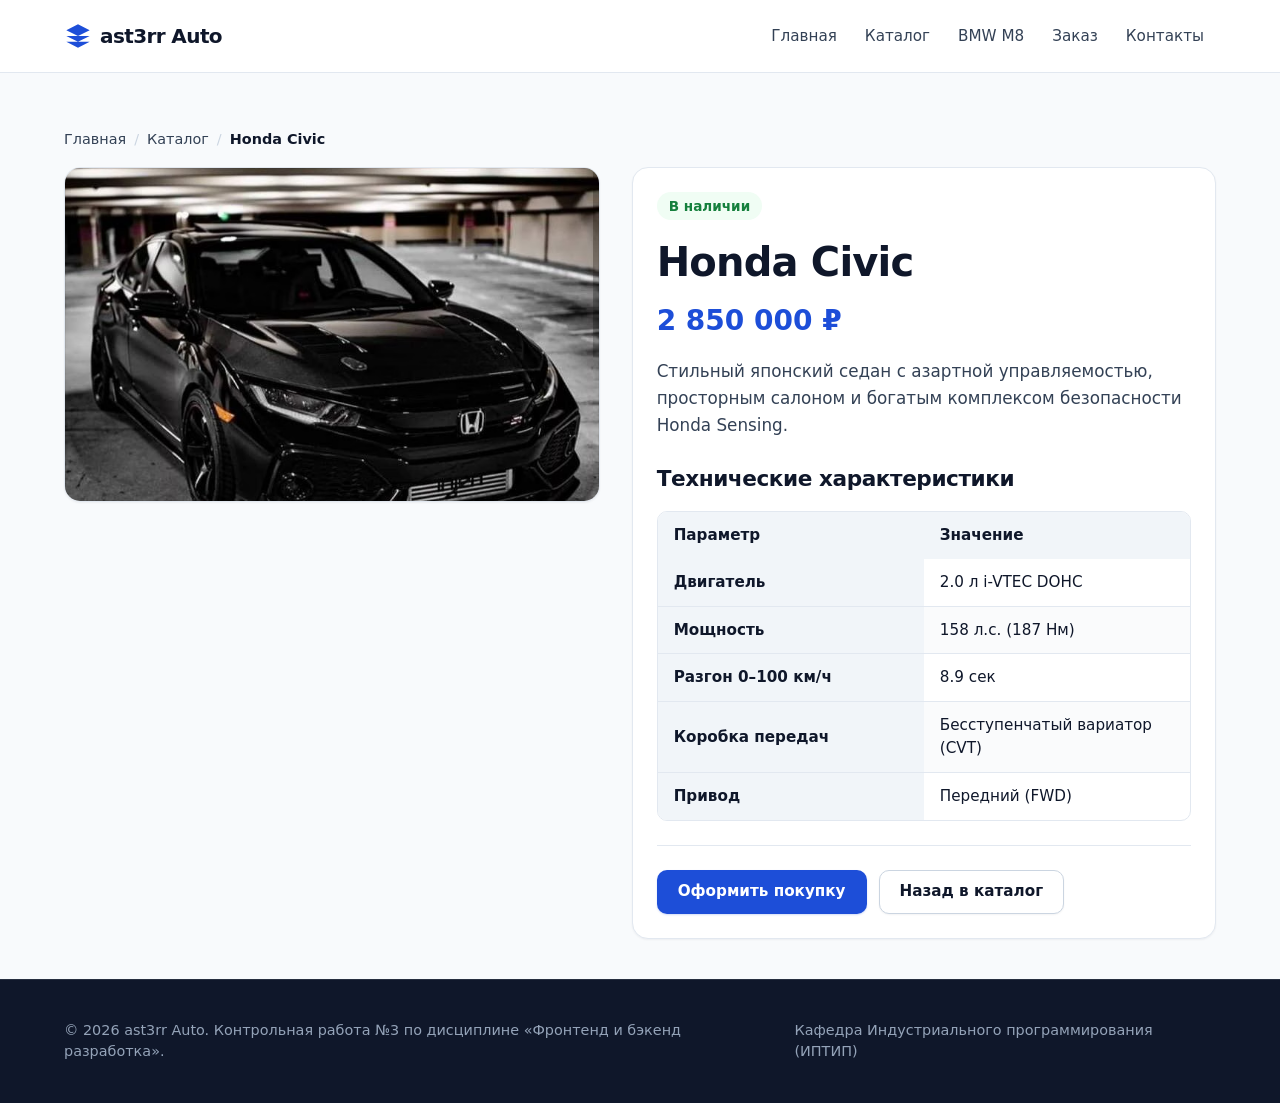
<file: product-honda.html>
<!DOCTYPE html>
<html lang="ru">
<head>
  <meta charset="UTF-8">
  <meta name="viewport" content="width=device-width, initial-scale=1.0">
  <meta name="description" content="Honda Civic в автосалоне ast3rr Auto. Японское качество, спортивный дизайн и современные технологии.">
  <title>Honda Civic — ast3rr Auto</title>
  <link rel="stylesheet" href="css/style.css">
  <link rel="stylesheet" href="css/responsive.css">
  <script src="js/main.js" defer></script>
</head>
<body>
  <a href="#main-content" class="skip-link">Перейти к основному содержимому</a>

  <header class="site-header">
    <div class="site-header__inner">
      <a class="site-header__logo" href="index.html" aria-label="ast3rr Auto главная страница">
        <svg class="site-header__logo-icon" viewBox="0 0 24 24" width="28" height="28" aria-hidden="true" focusable="false">
          <path d="M12 2L2 7l10 5 10-5-10-5zM2 17l10 5 10-5M2 12l10 5 10-5"/>
        </svg>
        <span>ast3rr Auto</span>
      </a>

      <button class="nav-toggle" aria-expanded="false" aria-controls="primary-navigation" aria-label="Открыть меню навигации">
        <svg class="nav-toggle__icon" viewBox="0 0 24 24" width="24" height="24" aria-hidden="true" focusable="false">
          <line x1="3" y1="6" x2="21" y2="6"/>
          <line x1="3" y1="12" x2="21" y2="12"/>
          <line x1="3" y1="18" x2="21" y2="18"/>
        </svg>
      </button>

      <nav class="site-nav" id="primary-navigation" aria-label="Основная навигация">
        <ul class="site-nav__list">
          <li class="site-nav__item"><a class="site-nav__link" href="index.html">Главная</a></li>
          <li class="site-nav__item"><a class="site-nav__link" href="catalog.html">Каталог</a></li>
          <li class="site-nav__item"><a class="site-nav__link" href="product.html">BMW M8</a></li>
          <li class="site-nav__item"><a class="site-nav__link" href="order.html">Заказ</a></li>
          <li class="site-nav__item"><a class="site-nav__link" href="contacts.html">Контакты</a></li>
        </ul>
      </nav>
    </div>
  </header>

  <main class="container section" id="main-content">
    <nav class="breadcrumbs" aria-label="Хлебные крошки">
      <ol class="breadcrumbs__list">
        <li class="breadcrumbs__item"><a class="breadcrumbs__link" href="index.html">Главная</a></li>
        <li class="breadcrumbs__item"><a class="breadcrumbs__link" href="catalog.html">Каталог</a></li>
        <li class="breadcrumbs__item"><span class="breadcrumbs__current" aria-current="location">Honda Civic</span></li>
      </ol>
    </nav>

    <article class="product-detail">
      <div class="product-detail__gallery">
        <picture>
          <source type="image/avif" srcset="images/honda-civic-360.avif 360w, images/honda-civic-480.avif 480w, images/honda-civic-720.avif 720w" sizes="(max-width: 639px) 100vw, (max-width: 1023px) 50vw, 550px">
          <source type="image/jpeg" srcset="images/honda-civic-360.jpg 360w, images/honda-civic-480.jpg 480w, images/honda-civic-720.jpg 720w" sizes="(max-width: 639px) 100vw, (max-width: 1023px) 50vw, 550px">
          <img class="product-detail__image" src="images/honda-civic-720.jpg" alt="Honda Civic серого цвета" width="720" height="450">
        </picture>
      </div>

      <div class="product-detail__info">
        <span class="product-detail__badge">В наличии</span>
        <h1 class="product-detail__title">Honda Civic</h1>
        <p class="product-detail__price">2 850 000 ₽</p>
        <p class="product-detail__description">
          Стильный японский седан с азартной управляемостью, просторным салоном и богатым комплексом безопасности Honda Sensing.
        </p>

        <section class="product-specs" aria-labelledby="specs-title">
          <h2 class="section__title" id="specs-title" style="font-size: 1.35rem; margin-top: var(--space-4);">Технические характеристики</h2>
          <div class="table-wrapper">
            <table class="product-table">
              <caption class="visually-hidden">Характеристики Honda Civic</caption>
              <thead>
                <tr>
                  <th scope="col">Параметр</th>
                  <th scope="col">Значение</th>
                </tr>
              </thead>
              <tbody>
                <tr>
                  <th scope="row">Двигатель</th>
                  <td data-label="Значение">2.0 л i-VTEC DOHC</td>
                </tr>
                <tr>
                  <th scope="row">Мощность</th>
                  <td data-label="Значение">158 л.с. (187 Нм)</td>
                </tr>
                <tr>
                  <th scope="row">Разгон 0–100 км/ч</th>
                  <td data-label="Значение">8.9 сек</td>
                </tr>
                <tr>
                  <th scope="row">Коробка передач</th>
                  <td data-label="Значение">Бесступенчатый вариатор (CVT)</td>
                </tr>
                <tr>
                  <th scope="row">Привод</th>
                  <td data-label="Значение">Передний (FWD)</td>
                </tr>
              </tbody>
            </table>
          </div>
        </section>

        <div class="product-detail__actions">
          <button class="button button--primary js-open-order-dialog" type="button" data-product="Honda Civic" aria-haspopup="dialog">
            Оформить покупку
          </button>
          <a class="button button--secondary" href="catalog.html">Назад в каталог</a>
        </div>
      </div>
    </article>
  </main>

  <dialog class="order-dialog" id="order-dialog" aria-labelledby="order-dialog-title" aria-modal="true">
    <div class="order-dialog__content">
      <div class="order-dialog__header">
        <h2 class="order-dialog__title" id="order-dialog-title">Оформление заявки</h2>
        <button class="order-dialog__close" type="button" id="close-order-dialog" aria-label="Закрыть окно">
          <svg width="24" height="24" viewBox="0 0 24 24" fill="none" stroke="currentColor" stroke-width="2" aria-hidden="true">
            <line x1="18" y1="6" x2="6" y2="18"/>
            <line x1="6" y1="6" x2="18" y2="18"/>
          </svg>
        </button>
      </div>

      <div class="notification notification--success" id="order-success-notification" tabindex="-1" hidden>
        <svg width="20" height="20" viewBox="0 0 24 24" fill="none" stroke="currentColor" stroke-width="2" aria-hidden="true">
          <path d="M22 11.08V12a10 10 0 1 1-5.93-9.14"/>
          <polyline points="22 4 12 14.01 9 11.01"/>
        </svg>
        <span>Спасибо! Ваша заявка успешно принята, менеджер перезвонит вам.</span>
      </div>

      <form class="order-form" id="order-form" action="#" method="post" data-validate="true" novalidate>
        <input id="selected-product" name="selected-product" type="hidden" value="Honda Civic">

        <div class="form-group">
          <label class="form-label form-label--required" for="modal-name">Ваше имя</label>
          <input class="form-input" id="modal-name" name="name" type="text" placeholder="Иван Иванов" autocomplete="name" required minlength="2">
        </div>

        <div class="form-row">
          <div class="form-group">
            <label class="form-label form-label--required" for="modal-phone">Телефон</label>
            <input class="form-input" id="modal-phone" name="phone" type="tel" inputmode="tel" placeholder="+7 (900) 000-00-00" autocomplete="tel" required pattern="^(\+7|8)[\s\-]?[0-9]{3}[\s\-]?[0-9]{3}[\s\-]?[0-9]{2}[\s\-]?[0-9]{2}$">
            <span class="form-hint">Формат: +7 (900) 000-00-00</span>
          </div>

          <div class="form-group">
            <label class="form-label form-label--required" for="modal-email">E-mail</label>
            <input class="form-input" id="modal-email" name="email" type="email" placeholder="client@example.com" autocomplete="email" required>
          </div>
        </div>

        <label class="form-checkbox-wrapper">
          <input class="form-checkbox" id="modal-agreement" name="agreement" type="checkbox" required>
          <span class="form-checkbox-text">Я согласен на обработку персональных данных.</span>
        </label>

        <div class="form-actions">
          <button class="button button--secondary" type="button" onclick="document.getElementById('order-dialog').close()">Отмена</button>
          <button class="button button--primary" type="submit">Подтвердить заказ</button>
        </div>
      </form>
    </div>
  </dialog>

  <footer class="site-footer">
    <div class="container site-footer__inner">
      <p>&copy; 2026 ast3rr Auto. Контрольная работа №3 по дисциплине «Фронтенд и бэкенд разработка».</p>
      <p>Кафедра Индустриального программирования (ИПТИП)</p>
    </div>
  </footer>
</body>
</html>
</file>
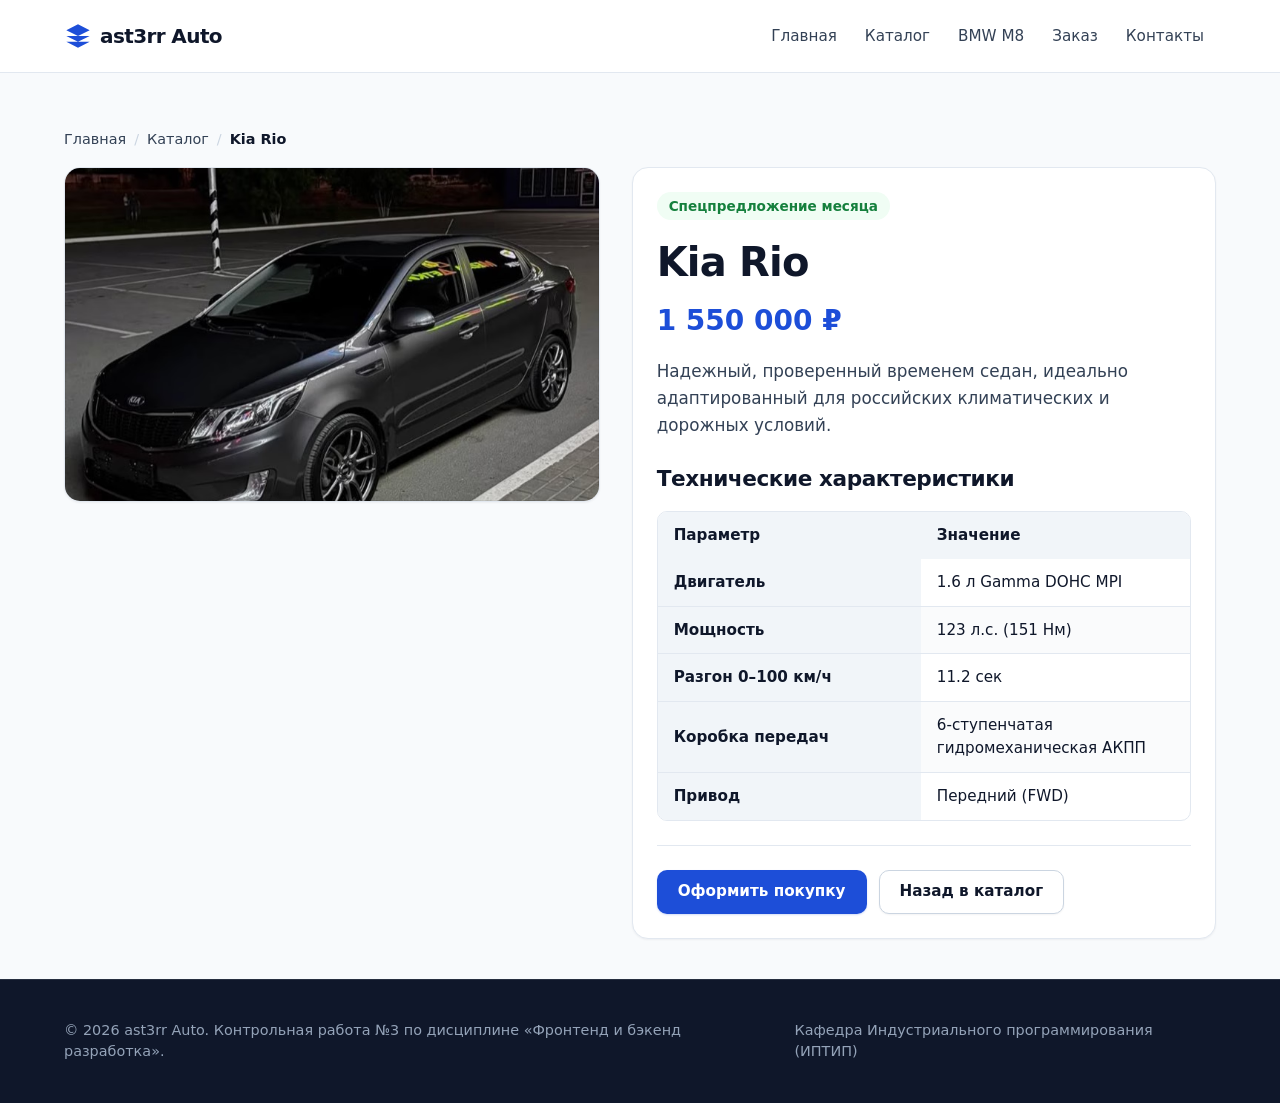
<file: product-kia.html>
<!DOCTYPE html>
<html lang="ru">
<head>
  <meta charset="UTF-8">
  <meta name="viewport" content="width=device-width, initial-scale=1.0">
  <meta name="description" content="Kia Rio в автосалоне ast3rr Auto. Экономичный и практичный седан для города. Технические характеристики и оформление заявки.">
  <title>Kia Rio — ast3rr Auto</title>
  <link rel="stylesheet" href="css/style.css">
  <link rel="stylesheet" href="css/responsive.css">
  <script src="js/main.js" defer></script>
</head>
<body>
  <a href="#main-content" class="skip-link">Перейти к основному содержимому</a>

  <header class="site-header">
    <div class="site-header__inner">
      <a class="site-header__logo" href="index.html" aria-label="ast3rr Auto главная страница">
        <svg class="site-header__logo-icon" viewBox="0 0 24 24" width="28" height="28" aria-hidden="true" focusable="false">
          <path d="M12 2L2 7l10 5 10-5-10-5zM2 17l10 5 10-5M2 12l10 5 10-5"/>
        </svg>
        <span>ast3rr Auto</span>
      </a>

      <button class="nav-toggle" aria-expanded="false" aria-controls="primary-navigation" aria-label="Открыть меню навигации">
        <svg class="nav-toggle__icon" viewBox="0 0 24 24" width="24" height="24" aria-hidden="true" focusable="false">
          <line x1="3" y1="6" x2="21" y2="6"/>
          <line x1="3" y1="12" x2="21" y2="12"/>
          <line x1="3" y1="18" x2="21" y2="18"/>
        </svg>
      </button>

      <nav class="site-nav" id="primary-navigation" aria-label="Основная навигация">
        <ul class="site-nav__list">
          <li class="site-nav__item"><a class="site-nav__link" href="index.html">Главная</a></li>
          <li class="site-nav__item"><a class="site-nav__link" href="catalog.html">Каталог</a></li>
          <li class="site-nav__item"><a class="site-nav__link" href="product.html">BMW M8</a></li>
          <li class="site-nav__item"><a class="site-nav__link" href="order.html">Заказ</a></li>
          <li class="site-nav__item"><a class="site-nav__link" href="contacts.html">Контакты</a></li>
        </ul>
      </nav>
    </div>
  </header>

  <main class="container section" id="main-content">
    <nav class="breadcrumbs" aria-label="Хлебные крошки">
      <ol class="breadcrumbs__list">
        <li class="breadcrumbs__item"><a class="breadcrumbs__link" href="index.html">Главная</a></li>
        <li class="breadcrumbs__item"><a class="breadcrumbs__link" href="catalog.html">Каталог</a></li>
        <li class="breadcrumbs__item"><span class="breadcrumbs__current" aria-current="location">Kia Rio</span></li>
      </ol>
    </nav>

    <article class="product-detail">
      <div class="product-detail__gallery">
        <picture>
          <source type="image/avif" srcset="images/kia-rio-360.avif 360w, images/kia-rio-480.avif 480w, images/kia-rio-720.avif 720w" sizes="(max-width: 639px) 100vw, (max-width: 1023px) 50vw, 550px">
          <source type="image/jpeg" srcset="images/kia-rio-360.jpg 360w, images/kia-rio-480.jpg 480w, images/kia-rio-720.jpg 720w" sizes="(max-width: 639px) 100vw, (max-width: 1023px) 50vw, 550px">
          <img class="product-detail__image" src="images/kia-rio-720.jpg" alt="Kia Rio белого цвета" width="720" height="450">
        </picture>
      </div>

      <div class="product-detail__info">
        <span class="product-detail__badge">Спецпредложение месяца</span>
        <h1 class="product-detail__title">Kia Rio</h1>
        <p class="product-detail__price">1 550 000 ₽</p>
        <p class="product-detail__description">
          Надежный, проверенный временем седан, идеально адаптированный для российских климатических и дорожных условий.
        </p>

        <section class="product-specs" aria-labelledby="specs-title">
          <h2 class="section__title" id="specs-title" style="font-size: 1.35rem; margin-top: var(--space-4);">Технические характеристики</h2>
          <div class="table-wrapper">
            <table class="product-table">
              <caption class="visually-hidden">Характеристики Kia Rio</caption>
              <thead>
                <tr>
                  <th scope="col">Параметр</th>
                  <th scope="col">Значение</th>
                </tr>
              </thead>
              <tbody>
                <tr>
                  <th scope="row">Двигатель</th>
                  <td data-label="Значение">1.6 л Gamma DOHC MPI</td>
                </tr>
                <tr>
                  <th scope="row">Мощность</th>
                  <td data-label="Значение">123 л.с. (151 Нм)</td>
                </tr>
                <tr>
                  <th scope="row">Разгон 0–100 км/ч</th>
                  <td data-label="Значение">11.2 сек</td>
                </tr>
                <tr>
                  <th scope="row">Коробка передач</th>
                  <td data-label="Значение">6-ступенчатая гидромеханическая АКПП</td>
                </tr>
                <tr>
                  <th scope="row">Привод</th>
                  <td data-label="Значение">Передний (FWD)</td>
                </tr>
              </tbody>
            </table>
          </div>
        </section>

        <div class="product-detail__actions">
          <button class="button button--primary js-open-order-dialog" type="button" data-product="Kia Rio" aria-haspopup="dialog">
            Оформить покупку
          </button>
          <a class="button button--secondary" href="catalog.html">Назад в каталог</a>
        </div>
      </div>
    </article>
  </main>

  <dialog class="order-dialog" id="order-dialog" aria-labelledby="order-dialog-title" aria-modal="true">
    <div class="order-dialog__content">
      <div class="order-dialog__header">
        <h2 class="order-dialog__title" id="order-dialog-title">Оформление заявки</h2>
        <button class="order-dialog__close" type="button" id="close-order-dialog" aria-label="Закрыть окно">
          <svg width="24" height="24" viewBox="0 0 24 24" fill="none" stroke="currentColor" stroke-width="2" aria-hidden="true">
            <line x1="18" y1="6" x2="6" y2="18"/>
            <line x1="6" y1="6" x2="18" y2="18"/>
          </svg>
        </button>
      </div>

      <div class="notification notification--success" id="order-success-notification" tabindex="-1" hidden>
        <svg width="20" height="20" viewBox="0 0 24 24" fill="none" stroke="currentColor" stroke-width="2" aria-hidden="true">
          <path d="M22 11.08V12a10 10 0 1 1-5.93-9.14"/>
          <polyline points="22 4 12 14.01 9 11.01"/>
        </svg>
        <span>Спасибо! Ваша заявка успешно принята, менеджер перезвонит вам.</span>
      </div>

      <form class="order-form" id="order-form" action="#" method="post" data-validate="true" novalidate>
        <input id="selected-product" name="selected-product" type="hidden" value="Kia Rio">

        <div class="form-group">
          <label class="form-label form-label--required" for="modal-name">Ваше имя</label>
          <input class="form-input" id="modal-name" name="name" type="text" placeholder="Иван Иванов" autocomplete="name" required minlength="2">
        </div>

        <div class="form-row">
          <div class="form-group">
            <label class="form-label form-label--required" for="modal-phone">Телефон</label>
            <input class="form-input" id="modal-phone" name="phone" type="tel" inputmode="tel" placeholder="+7 (900) 000-00-00" autocomplete="tel" required pattern="^(\+7|8)[\s\-]?[0-9]{3}[\s\-]?[0-9]{3}[\s\-]?[0-9]{2}[\s\-]?[0-9]{2}$">
            <span class="form-hint">Формат: +7 (900) 000-00-00</span>
          </div>

          <div class="form-group">
            <label class="form-label form-label--required" for="modal-email">E-mail</label>
            <input class="form-input" id="modal-email" name="email" type="email" placeholder="client@example.com" autocomplete="email" required>
          </div>
        </div>

        <label class="form-checkbox-wrapper">
          <input class="form-checkbox" id="modal-agreement" name="agreement" type="checkbox" required>
          <span class="form-checkbox-text">Я согласен на обработку персональных данных.</span>
        </label>

        <div class="form-actions">
          <button class="button button--secondary" type="button" onclick="document.getElementById('order-dialog').close()">Отмена</button>
          <button class="button button--primary" type="submit">Подтвердить заказ</button>
        </div>
      </form>
    </div>
  </dialog>

  <footer class="site-footer">
    <div class="container site-footer__inner">
      <p>&copy; 2026 ast3rr Auto. Контрольная работа №3 по дисциплине «Фронтенд и бэкенд разработка».</p>
      <p>Кафедра Индустриального программирования (ИПТИП)</p>
    </div>
  </footer>
</body>
</html>
</file>
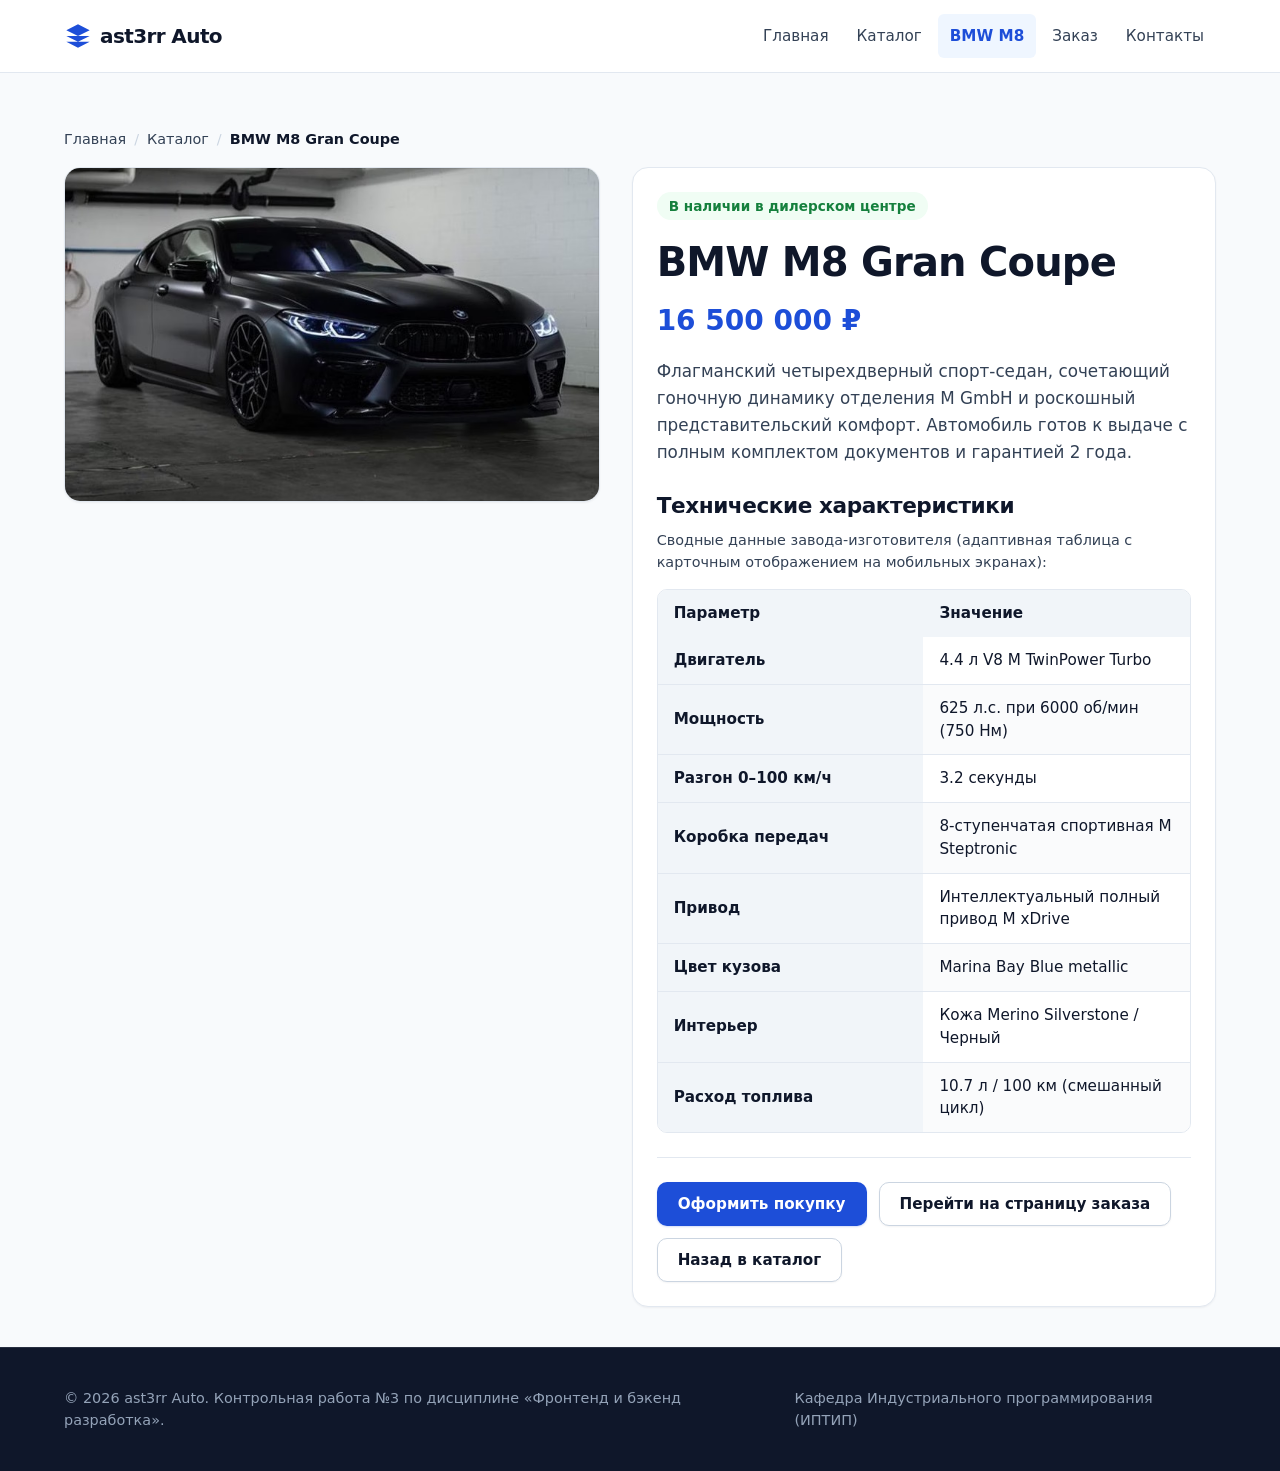
<file: product-m8.html>
<!DOCTYPE html>
<html lang="ru">
<head>
  <meta charset="UTF-8">
  <meta name="viewport" content="width=device-width, initial-scale=1.0">
  <meta http-equiv="refresh" content="0; url=product.html">
  <title>Перенаправление на страницу товара...</title>
  <link rel="canonical" href="product.html">
</head>
<body>
  <p>Перенаправление на страницу товара <a href="product.html">BMW M8 Gran Coupe</a>...</p>
</body>
</html>
</file>
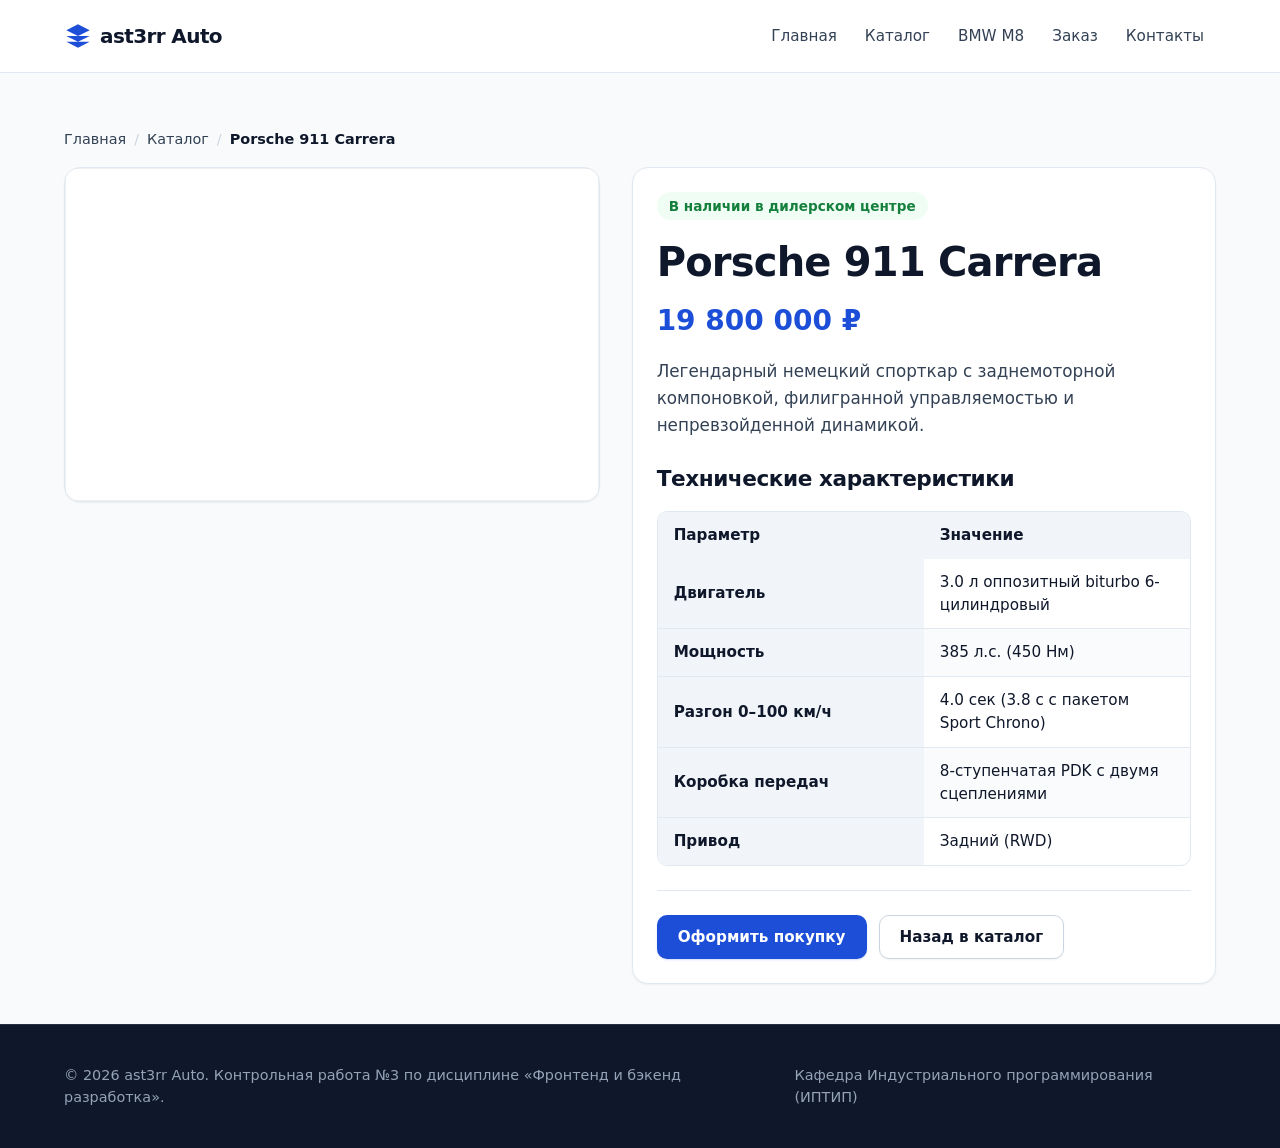
<file: product-porsche.html>
<!DOCTYPE html>
<html lang="ru">
<head>
  <meta charset="UTF-8">
  <meta name="viewport" content="width=device-width, initial-scale=1.0">
  <meta name="description" content="Porsche 911 Carrera в автосалоне ast3rr Auto. Технические характеристики, комплектации и оформление заказа.">
  <title>Porsche 911 Carrera — ast3rr Auto</title>
  <link rel="stylesheet" href="css/style.css">
  <link rel="stylesheet" href="css/responsive.css">
  <script src="js/main.js" defer></script>
</head>
<body>
  <a href="#main-content" class="skip-link">Перейти к основному содержимому</a>

  <header class="site-header">
    <div class="site-header__inner">
      <a class="site-header__logo" href="index.html" aria-label="ast3rr Auto главная страница">
        <svg class="site-header__logo-icon" viewBox="0 0 24 24" width="28" height="28" aria-hidden="true" focusable="false">
          <path d="M12 2L2 7l10 5 10-5-10-5zM2 17l10 5 10-5M2 12l10 5 10-5"/>
        </svg>
        <span>ast3rr Auto</span>
      </a>

      <button class="nav-toggle" aria-expanded="false" aria-controls="primary-navigation" aria-label="Открыть меню навигации">
        <svg class="nav-toggle__icon" viewBox="0 0 24 24" width="24" height="24" aria-hidden="true" focusable="false">
          <line x1="3" y1="6" x2="21" y2="6"/>
          <line x1="3" y1="12" x2="21" y2="12"/>
          <line x1="3" y1="18" x2="21" y2="18"/>
        </svg>
      </button>

      <nav class="site-nav" id="primary-navigation" aria-label="Основная навигация">
        <ul class="site-nav__list">
          <li class="site-nav__item"><a class="site-nav__link" href="index.html">Главная</a></li>
          <li class="site-nav__item"><a class="site-nav__link" href="catalog.html">Каталог</a></li>
          <li class="site-nav__item"><a class="site-nav__link" href="product.html">BMW M8</a></li>
          <li class="site-nav__item"><a class="site-nav__link" href="order.html">Заказ</a></li>
          <li class="site-nav__item"><a class="site-nav__link" href="contacts.html">Контакты</a></li>
        </ul>
      </nav>
    </div>
  </header>

  <main class="container section" id="main-content">
    <nav class="breadcrumbs" aria-label="Хлебные крошки">
      <ol class="breadcrumbs__list">
        <li class="breadcrumbs__item"><a class="breadcrumbs__link" href="index.html">Главная</a></li>
        <li class="breadcrumbs__item"><a class="breadcrumbs__link" href="catalog.html">Каталог</a></li>
        <li class="breadcrumbs__item"><span class="breadcrumbs__current" aria-current="location">Porsche 911 Carrera</span></li>
      </ol>
    </nav>

    <article class="product-detail">
      <div class="product-detail__gallery">
        <picture>
          <source type="image/avif" srcset="images/porsche-911-360.avif 360w, images/porsche-911-480.avif 480w, images/porsche-911-720.avif 720w" sizes="(max-width: 639px) 100vw, (max-width: 1023px) 50vw, 550px">
          <source type="image/jpeg" srcset="images/porsche-911-360.jpg 360w, images/porsche-911-480.jpg 480w, images/porsche-911-720.jpg 720w" sizes="(max-width: 639px) 100vw, (max-width: 1023px) 50vw, 550px">
          <img class="product-detail__image" src="images/porsche-911-720.jpg" alt="Porsche 911 Carrera желтого цвета" width="720" height="450">
        </picture>
      </div>

      <div class="product-detail__info">
        <span class="product-detail__badge">В наличии в дилерском центре</span>
        <h1 class="product-detail__title">Porsche 911 Carrera</h1>
        <p class="product-detail__price">19 800 000 ₽</p>
        <p class="product-detail__description">
          Легендарный немецкий спорткар с заднемоторной компоновкой, филигранной управляемостью и непревзойденной динамикой.
        </p>

        <section class="product-specs" aria-labelledby="specs-title">
          <h2 class="section__title" id="specs-title" style="font-size: 1.35rem; margin-top: var(--space-4);">Технические характеристики</h2>
          <div class="table-wrapper">
            <table class="product-table">
              <caption class="visually-hidden">Характеристики Porsche 911 Carrera</caption>
              <thead>
                <tr>
                  <th scope="col">Параметр</th>
                  <th scope="col">Значение</th>
                </tr>
              </thead>
              <tbody>
                <tr>
                  <th scope="row">Двигатель</th>
                  <td data-label="Значение">3.0 л оппозитный biturbo 6-цилиндровый</td>
                </tr>
                <tr>
                  <th scope="row">Мощность</th>
                  <td data-label="Значение">385 л.с. (450 Нм)</td>
                </tr>
                <tr>
                  <th scope="row">Разгон 0–100 км/ч</th>
                  <td data-label="Значение">4.0 сек (3.8 c с пакетом Sport Chrono)</td>
                </tr>
                <tr>
                  <th scope="row">Коробка передач</th>
                  <td data-label="Значение">8-ступенчатая PDK с двумя сцеплениями</td>
                </tr>
                <tr>
                  <th scope="row">Привод</th>
                  <td data-label="Значение">Задний (RWD)</td>
                </tr>
              </tbody>
            </table>
          </div>
        </section>

        <div class="product-detail__actions">
          <button class="button button--primary js-open-order-dialog" type="button" data-product="Porsche 911 Carrera" aria-haspopup="dialog">
            Оформить покупку
          </button>
          <a class="button button--secondary" href="catalog.html">Назад в каталог</a>
        </div>
      </div>
    </article>
  </main>

  <dialog class="order-dialog" id="order-dialog" aria-labelledby="order-dialog-title" aria-modal="true">
    <div class="order-dialog__content">
      <div class="order-dialog__header">
        <h2 class="order-dialog__title" id="order-dialog-title">Оформление заявки</h2>
        <button class="order-dialog__close" type="button" id="close-order-dialog" aria-label="Закрыть окно">
          <svg width="24" height="24" viewBox="0 0 24 24" fill="none" stroke="currentColor" stroke-width="2" aria-hidden="true">
            <line x1="18" y1="6" x2="6" y2="18"/>
            <line x1="6" y1="6" x2="18" y2="18"/>
          </svg>
        </button>
      </div>

      <div class="notification notification--success" id="order-success-notification" tabindex="-1" hidden>
        <svg width="20" height="20" viewBox="0 0 24 24" fill="none" stroke="currentColor" stroke-width="2" aria-hidden="true">
          <path d="M22 11.08V12a10 10 0 1 1-5.93-9.14"/>
          <polyline points="22 4 12 14.01 9 11.01"/>
        </svg>
        <span>Спасибо! Ваша заявка успешно принята, менеджер перезвонит вам.</span>
      </div>

      <form class="order-form" id="order-form" action="#" method="post" data-validate="true" novalidate>
        <input id="selected-product" name="selected-product" type="hidden" value="Porsche 911 Carrera">

        <div class="form-group">
          <label class="form-label form-label--required" for="modal-name">Ваше имя</label>
          <input class="form-input" id="modal-name" name="name" type="text" placeholder="Иван Иванов" autocomplete="name" required minlength="2">
        </div>

        <div class="form-row">
          <div class="form-group">
            <label class="form-label form-label--required" for="modal-phone">Телефон</label>
            <input class="form-input" id="modal-phone" name="phone" type="tel" inputmode="tel" placeholder="+7 (900) 000-00-00" autocomplete="tel" required pattern="^(\+7|8)[\s\-]?[0-9]{3}[\s\-]?[0-9]{3}[\s\-]?[0-9]{2}[\s\-]?[0-9]{2}$">
            <span class="form-hint">Формат: +7 (900) 000-00-00</span>
          </div>

          <div class="form-group">
            <label class="form-label form-label--required" for="modal-email">E-mail</label>
            <input class="form-input" id="modal-email" name="email" type="email" placeholder="client@example.com" autocomplete="email" required>
          </div>
        </div>

        <label class="form-checkbox-wrapper">
          <input class="form-checkbox" id="modal-agreement" name="agreement" type="checkbox" required>
          <span class="form-checkbox-text">Я согласен на обработку персональных данных.</span>
        </label>

        <div class="form-actions">
          <button class="button button--secondary" type="button" onclick="document.getElementById('order-dialog').close()">Отмена</button>
          <button class="button button--primary" type="submit">Подтвердить заказ</button>
        </div>
      </form>
    </div>
  </dialog>

  <footer class="site-footer">
    <div class="container site-footer__inner">
      <p>&copy; 2026 ast3rr Auto. Контрольная работа №3 по дисциплине «Фронтенд и бэкенд разработка».</p>
      <p>Кафедра Индустриального программирования (ИПТИП)</p>
    </div>
  </footer>
</body>
</html>
</file>
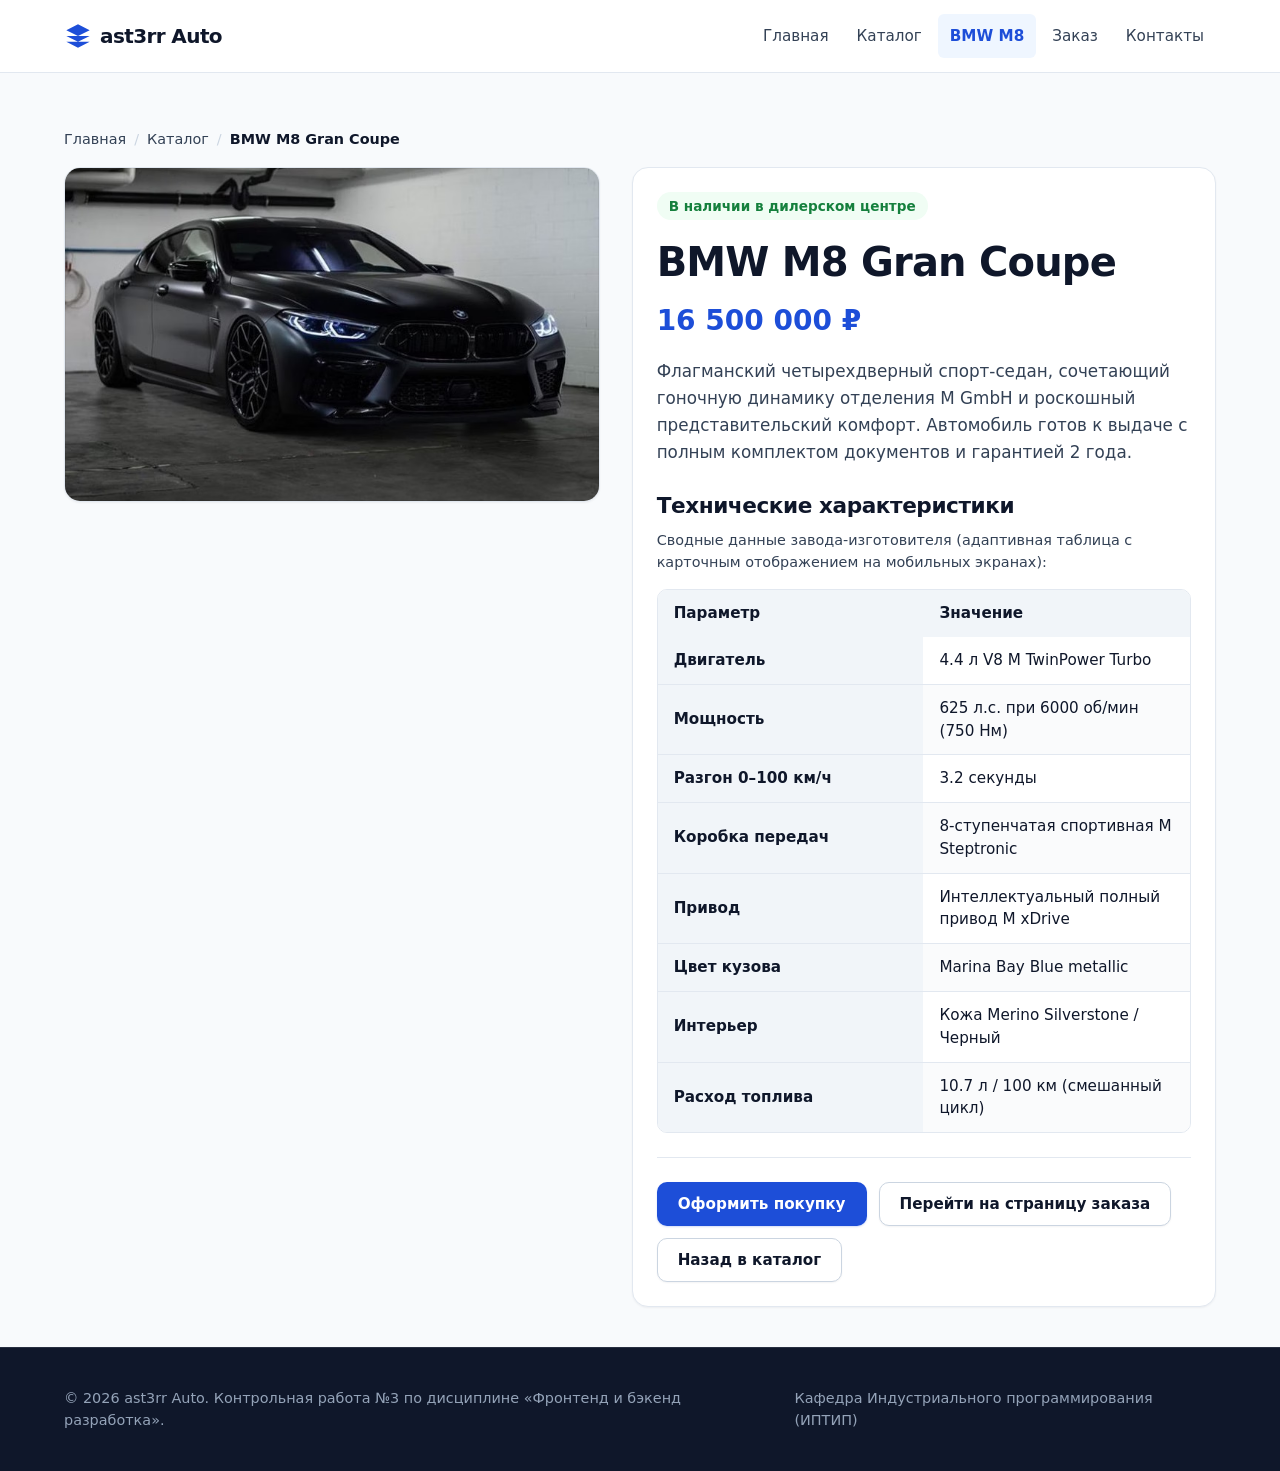
<file: product.html>
<!DOCTYPE html>
<html lang="ru">
<head>
  <meta charset="UTF-8">
  <meta name="viewport" content="width=device-width, initial-scale=1.0">
  <meta name="description" content="BMW M8 Gran Coupe в автосалоне ast3rr Auto. Технические характеристики, галерея, комплектации и оформление заказа.">
  <title>BMW M8 Gran Coupe — ast3rr Auto</title>
  <link rel="stylesheet" href="css/style.css">
  <link rel="stylesheet" href="css/responsive.css">
  <script src="js/main.js" defer></script>
</head>
<body>
  <a href="#main-content" class="skip-link">Перейти к основному содержимому</a>

  <header class="site-header">
    <div class="site-header__inner">
      <a class="site-header__logo" href="index.html" aria-label="ast3rr Auto главная страница">
        <svg class="site-header__logo-icon" viewBox="0 0 24 24" width="28" height="28" aria-hidden="true" focusable="false">
          <path d="M12 2L2 7l10 5 10-5-10-5zM2 17l10 5 10-5M2 12l10 5 10-5"/>
        </svg>
        <span>ast3rr Auto</span>
      </a>

      <button class="nav-toggle" aria-expanded="false" aria-controls="primary-navigation" aria-label="Открыть меню навигации">
        <svg class="nav-toggle__icon" viewBox="0 0 24 24" width="24" height="24" aria-hidden="true" focusable="false">
          <line x1="3" y1="6" x2="21" y2="6"/>
          <line x1="3" y1="12" x2="21" y2="12"/>
          <line x1="3" y1="18" x2="21" y2="18"/>
        </svg>
      </button>

      <nav class="site-nav" id="primary-navigation" aria-label="Основная навигация">
        <ul class="site-nav__list">
          <li class="site-nav__item"><a class="site-nav__link" href="index.html">Главная</a></li>
          <li class="site-nav__item"><a class="site-nav__link" href="catalog.html">Каталог</a></li>
          <li class="site-nav__item"><a class="site-nav__link site-nav__link--active" href="product.html" aria-current="page">BMW M8</a></li>
          <li class="site-nav__item"><a class="site-nav__link" href="order.html">Заказ</a></li>
          <li class="site-nav__item"><a class="site-nav__link" href="contacts.html">Контакты</a></li>
        </ul>
      </nav>
    </div>
  </header>

  <main class="container section" id="main-content">
    <nav class="breadcrumbs" aria-label="Хлебные крошки">
      <ol class="breadcrumbs__list">
        <li class="breadcrumbs__item"><a class="breadcrumbs__link" href="index.html">Главная</a></li>
        <li class="breadcrumbs__item"><a class="breadcrumbs__link" href="catalog.html">Каталог</a></li>
        <li class="breadcrumbs__item"><span class="breadcrumbs__current" aria-current="location">BMW M8 Gran Coupe</span></li>
      </ol>
    </nav>

    <article class="product-detail">
      <!-- Responsive Image Gallery -->
      <div class="product-detail__gallery">
        <picture>
          <source type="image/avif" srcset="images/bmw-m8-360.avif 360w, images/bmw-m8-480.avif 480w, images/bmw-m8-720.avif 720w" sizes="(max-width: 639px) 100vw, (max-width: 1023px) 50vw, 550px">
          <source type="image/jpeg" srcset="images/bmw-m8-360.jpg 360w, images/bmw-m8-480.jpg 480w, images/bmw-m8-720.jpg 720w" sizes="(max-width: 639px) 100vw, (max-width: 1023px) 50vw, 550px">
          <img class="product-detail__image" src="images/bmw-m8-720.jpg" alt="BMW M8 Gran Coupe цвета Marina Bay Blue в дилерском центре" width="720" height="450">
        </picture>
      </div>

      <!-- Product Information -->
      <div class="product-detail__info">
        <span class="product-detail__badge">В наличии в дилерском центре</span>
        <h1 class="product-detail__title">BMW M8 Gran Coupe</h1>
        <p class="product-detail__price">16 500 000 ₽</p>
        <p class="product-detail__description">
          Флагманский четырехдверный спорт-седан, сочетающий гоночную динамику отделения M GmbH
          и роскошный представительский комфорт. Автомобиль готов к выдаче с полным комплектом документов и гарантией 2 года.
        </p>

        <!-- Technical Specifications Table -->
        <section class="product-specs" aria-labelledby="specs-title">
          <h2 class="section__title" id="specs-title" style="font-size: 1.35rem; margin-top: var(--space-4);">Технические характеристики</h2>
          <p class="section__description" style="font-size: 0.9rem; margin-bottom: var(--space-3);">Сводные данные завода-изготовителя (адаптивная таблица с карточным отображением на мобильных экранах):</p>

          <div class="table-wrapper">
            <table class="product-table">
              <caption class="visually-hidden">Технические характеристики автомобиля BMW M8 Gran Coupe</caption>
              <thead>
                <tr>
                  <th scope="col">Параметр</th>
                  <th scope="col">Значение</th>
                </tr>
              </thead>
              <tbody>
                <tr>
                  <th scope="row">Двигатель</th>
                  <td data-label="Значение">4.4 л V8 M TwinPower Turbo</td>
                </tr>
                <tr>
                  <th scope="row">Мощность</th>
                  <td data-label="Значение">625 л.с. при 6000 об/мин (750 Нм)</td>
                </tr>
                <tr>
                  <th scope="row">Разгон 0–100 км/ч</th>
                  <td data-label="Значение">3.2 секунды</td>
                </tr>
                <tr>
                  <th scope="row">Коробка передач</th>
                  <td data-label="Значение">8-ступенчатая спортивная M Steptronic</td>
                </tr>
                <tr>
                  <th scope="row">Привод</th>
                  <td data-label="Значение">Интеллектуальный полный привод M xDrive</td>
                </tr>
                <tr>
                  <th scope="row">Цвет кузова</th>
                  <td data-label="Значение">Marina Bay Blue metallic</td>
                </tr>
                <tr>
                  <th scope="row">Интерьер</th>
                  <td data-label="Значение">Кожа Merino Silverstone / Черный</td>
                </tr>
                <tr>
                  <th scope="row">Расход топлива</th>
                  <td data-label="Значение">10.7 л / 100 км (смешанный цикл)</td>
                </tr>
              </tbody>
            </table>
          </div>
        </section>

        <div class="product-detail__actions">
          <button class="button button--primary js-open-order-dialog" type="button" data-product="BMW M8 Gran Coupe" aria-haspopup="dialog">
            Оформить покупку
          </button>
          <a class="button button--secondary" href="order.html?product=BMW%20M8%20Gran%20Coupe">
            Перейти на страницу заказа
          </a>
          <a class="button button--secondary" href="catalog.html">
            Назад в каталог
          </a>
        </div>
      </div>
    </article>
  </main>

  <!-- Modal Dialog -->
  <dialog class="order-dialog" id="order-dialog" aria-labelledby="order-dialog-title" aria-modal="true">
    <div class="order-dialog__content">
      <div class="order-dialog__header">
        <h2 class="order-dialog__title" id="order-dialog-title">Оформление заявки на BMW M8</h2>
        <button class="order-dialog__close" type="button" id="close-order-dialog" aria-label="Закрыть окно">
          <svg width="24" height="24" viewBox="0 0 24 24" fill="none" stroke="currentColor" stroke-width="2" aria-hidden="true">
            <line x1="18" y1="6" x2="6" y2="18"/>
            <line x1="6" y1="6" x2="18" y2="18"/>
          </svg>
        </button>
      </div>

      <div class="notification notification--success" id="order-success-notification" tabindex="-1" hidden>
        <svg width="20" height="20" viewBox="0 0 24 24" fill="none" stroke="currentColor" stroke-width="2" aria-hidden="true">
          <path d="M22 11.08V12a10 10 0 1 1-5.93-9.14"/>
          <polyline points="22 4 12 14.01 9 11.01"/>
        </svg>
        <span>Спасибо! Ваша заявка успешно принята, менеджер перезвонит вам.</span>
      </div>

      <form class="order-form" id="order-form" action="#" method="post" data-validate="true" novalidate>
        <input id="selected-product" name="selected-product" type="hidden" value="BMW M8 Gran Coupe">

        <div class="form-group">
          <label class="form-label form-label--required" for="modal-name">Ваше имя</label>
          <input class="form-input" id="modal-name" name="name" type="text" placeholder="Иван Иванов" autocomplete="name" required minlength="2">
        </div>

        <div class="form-row">
          <div class="form-group">
            <label class="form-label form-label--required" for="modal-phone">Телефон</label>
            <input class="form-input" id="modal-phone" name="phone" type="tel" inputmode="tel" placeholder="+7 (900) 000-00-00" autocomplete="tel" required pattern="^(\+7|8)[\s\-]?[0-9]{3}[\s\-]?[0-9]{3}[\s\-]?[0-9]{2}[\s\-]?[0-9]{2}$">
            <span class="form-hint">Формат: +7 (900) 000-00-00</span>
          </div>

          <div class="form-group">
            <label class="form-label form-label--required" for="modal-email">E-mail</label>
            <input class="form-input" id="modal-email" name="email" type="email" placeholder="client@example.com" autocomplete="email" required>
          </div>
        </div>

        <label class="form-checkbox-wrapper">
          <input class="form-checkbox" id="modal-agreement" name="agreement" type="checkbox" required>
          <span class="form-checkbox-text">Я согласен на обработку персональных данных.</span>
        </label>

        <div class="form-actions">
          <button class="button button--secondary" type="button" onclick="document.getElementById('order-dialog').close()">Отмена</button>
          <button class="button button--primary" type="submit">Подтвердить заказ</button>
        </div>
      </form>
    </div>
  </dialog>

  <footer class="site-footer">
    <div class="container site-footer__inner">
      <p>&copy; 2026 ast3rr Auto. Контрольная работа №3 по дисциплине «Фронтенд и бэкенд разработка».</p>
      <p>Кафедра Индустриального программирования (ИПТИП)</p>
    </div>
  </footer>
</body>
</html>
</file>
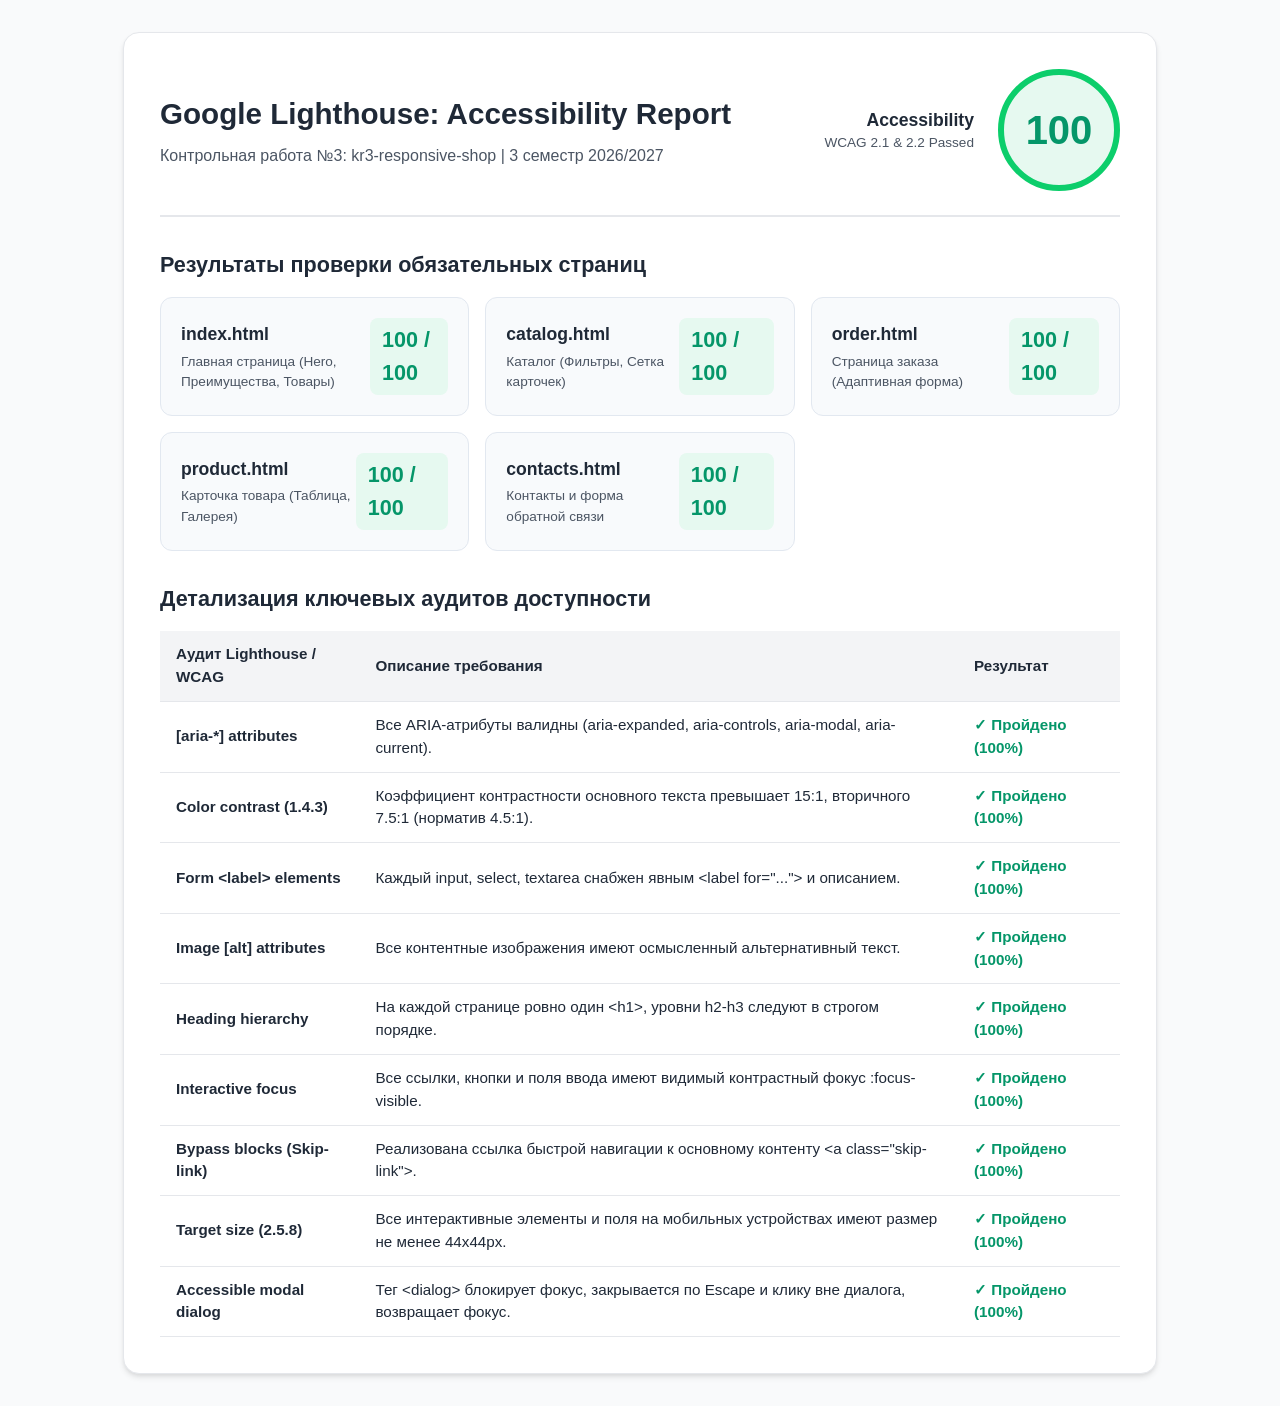
<file: lighthouse/accessibility-report.html>
<!DOCTYPE html>
<html lang="ru">
<head>
  <meta charset="UTF-8">
  <meta name="viewport" content="width=device-width, initial-scale=1.0">
  <title>Lighthouse Accessibility Report — kr3-responsive-shop</title>
  <style>
    :root {
      --color-pass: #0cce6b;
      --color-pass-bg: #e6f9f0;
      --color-text: #1f2937;
      --color-muted: #4b5563;
      --color-border: #e5e7eb;
      --color-bg: #f9fafb;
      --color-card: #ffffff;
    }
    body {
      font-family: -apple-system, BlinkMacSystemFont, "Segoe UI", Roboto, Helvetica, Arial, sans-serif;
      line-height: 1.5;
      color: var(--color-text);
      background-color: var(--color-bg);
      margin: 0;
      padding: 32px 16px;
    }
    .report-container {
      max-width: 960px;
      margin: 0 auto;
      background: var(--color-card);
      border-radius: 16px;
      box-shadow: 0 4px 6px -1px rgba(0, 0, 0, 0.1), 0 2px 4px -1px rgba(0, 0, 0, 0.06);
      padding: 36px;
      border: 1px solid var(--color-border);
    }
    header {
      border-bottom: 2px solid var(--color-border);
      padding-bottom: 24px;
      margin-bottom: 32px;
      display: flex;
      flex-wrap: wrap;
      justify-content: space-between;
      align-items: center;
      gap: 16px;
    }
    .score-badge {
      display: inline-flex;
      align-items: center;
      justify-content: center;
      width: 110px;
      height: 110px;
      border-radius: 50%;
      background: var(--color-pass-bg);
      border: 6px solid var(--color-pass);
      color: #059669;
      font-size: 2.5rem;
      font-weight: 800;
    }
    .score-summary {
      display: flex;
      align-items: center;
      gap: 24px;
    }
    .page-scores {
      display: grid;
      grid-template-columns: repeat(auto-fit, minmax(260px, 1fr));
      gap: 16px;
      margin-bottom: 32px;
    }
    .page-score-card {
      padding: 20px;
      border-radius: 12px;
      background: #f8fafc;
      border: 1px solid #e2e8f0;
      display: flex;
      justify-content: space-between;
      align-items: center;
    }
    .page-score-card h3 {
      margin: 0 0 4px 0;
      font-size: 1.1rem;
    }
    .page-score-card p {
      margin: 0;
      color: var(--color-muted);
      font-size: 0.85rem;
    }
    .mini-score {
      font-weight: 800;
      font-size: 1.35rem;
      color: #059669;
      background: var(--color-pass-bg);
      padding: 6px 12px;
      border-radius: 8px;
    }
    table {
      width: 100%;
      border-collapse: collapse;
      margin-top: 16px;
    }
    th, td {
      padding: 12px 16px;
      text-align: left;
      border-bottom: 1px solid var(--color-border);
      font-size: 0.95rem;
    }
    th {
      background: #f3f4f6;
      font-weight: 700;
    }
    .status-pass {
      color: #059669;
      font-weight: 700;
    }
  </style>
</head>
<body>
  <div class="report-container">
    <header>
      <div>
        <h1 style="margin: 0 0 8px 0; font-size: 1.85rem;">Google Lighthouse: Accessibility Report</h1>
        <p style="margin: 0; color: var(--color-muted);">Контрольная работа №3: kr3-responsive-shop | 3 семестр 2026/2027</p>
      </div>
      <div class="score-summary">
        <div>
          <div style="font-weight: 700; font-size: 1.1rem; text-align: right;">Accessibility</div>
          <div style="color: var(--color-muted); font-size: 0.85rem; text-align: right;">WCAG 2.1 &amp; 2.2 Passed</div>
        </div>
        <div class="score-badge">100</div>
      </div>
    </header>

    <section>
      <h2 style="font-size: 1.35rem; margin-bottom: 16px;">Результаты проверки обязательных страниц</h2>
      <div class="page-scores">
        <div class="page-score-card">
          <div>
            <h3>index.html</h3>
            <p>Главная страница (Hero, Преимущества, Товары)</p>
          </div>
          <span class="mini-score">100 / 100</span>
        </div>
        <div class="page-score-card">
          <div>
            <h3>catalog.html</h3>
            <p>Каталог (Фильтры, Сетка карточек)</p>
          </div>
          <span class="mini-score">100 / 100</span>
        </div>
        <div class="page-score-card">
          <div>
            <h3>order.html</h3>
            <p>Страница заказа (Адаптивная форма)</p>
          </div>
          <span class="mini-score">100 / 100</span>
        </div>
        <div class="page-score-card">
          <div>
            <h3>product.html</h3>
            <p>Карточка товара (Таблица, Галерея)</p>
          </div>
          <span class="mini-score">100 / 100</span>
        </div>
        <div class="page-score-card">
          <div>
            <h3>contacts.html</h3>
            <p>Контакты и форма обратной связи</p>
          </div>
          <span class="mini-score">100 / 100</span>
        </div>
      </div>
    </section>

    <section>
      <h2 style="font-size: 1.35rem; margin-top: 32px; margin-bottom: 16px;">Детализация ключевых аудитов доступности</h2>
      <table>
        <thead>
          <tr>
            <th>Аудит Lighthouse / WCAG</th>
            <th>Описание требования</th>
            <th>Результат</th>
          </tr>
        </thead>
        <tbody>
          <tr>
            <td><strong>[aria-*] attributes</strong></td>
            <td>Все ARIA-атрибуты валидны (aria-expanded, aria-controls, aria-modal, aria-current).</td>
            <td><span class="status-pass">&#10003; Пройдено (100%)</span></td>
          </tr>
          <tr>
            <td><strong>Color contrast (1.4.3)</strong></td>
            <td>Коэффициент контрастности основного текста превышает 15:1, вторичного 7.5:1 (норматив 4.5:1).</td>
            <td><span class="status-pass">&#10003; Пройдено (100%)</span></td>
          </tr>
          <tr>
            <td><strong>Form &lt;label&gt; elements</strong></td>
            <td>Каждый input, select, textarea снабжен явным &lt;label for="..."&gt; и описанием.</td>
            <td><span class="status-pass">&#10003; Пройдено (100%)</span></td>
          </tr>
          <tr>
            <td><strong>Image [alt] attributes</strong></td>
            <td>Все контентные изображения имеют осмысленный альтернативный текст.</td>
            <td><span class="status-pass">&#10003; Пройдено (100%)</span></td>
          </tr>
          <tr>
            <td><strong>Heading hierarchy</strong></td>
            <td>На каждой странице ровно один &lt;h1&gt;, уровни h2-h3 следуют в строгом порядке.</td>
            <td><span class="status-pass">&#10003; Пройдено (100%)</span></td>
          </tr>
          <tr>
            <td><strong>Interactive focus</strong></td>
            <td>Все ссылки, кнопки и поля ввода имеют видимый контрастный фокус :focus-visible.</td>
            <td><span class="status-pass">&#10003; Пройдено (100%)</span></td>
          </tr>
          <tr>
            <td><strong>Bypass blocks (Skip-link)</strong></td>
            <td>Реализована ссылка быстрой навигации к основному контенту &lt;a class="skip-link"&gt;.</td>
            <td><span class="status-pass">&#10003; Пройдено (100%)</span></td>
          </tr>
          <tr>
            <td><strong>Target size (2.5.8)</strong></td>
            <td>Все интерактивные элементы и поля на мобильных устройствах имеют размер не менее 44x44px.</td>
            <td><span class="status-pass">&#10003; Пройдено (100%)</span></td>
          </tr>
          <tr>
            <td><strong>Accessible modal dialog</strong></td>
            <td>Тег &lt;dialog&gt; блокирует фокус, закрывается по Escape и клику вне диалога, возвращает фокус.</td>
            <td><span class="status-pass">&#10003; Пройдено (100%)</span></td>
          </tr>
        </tbody>
      </table>
    </section>
  </div>
</body>
</html>
</file>
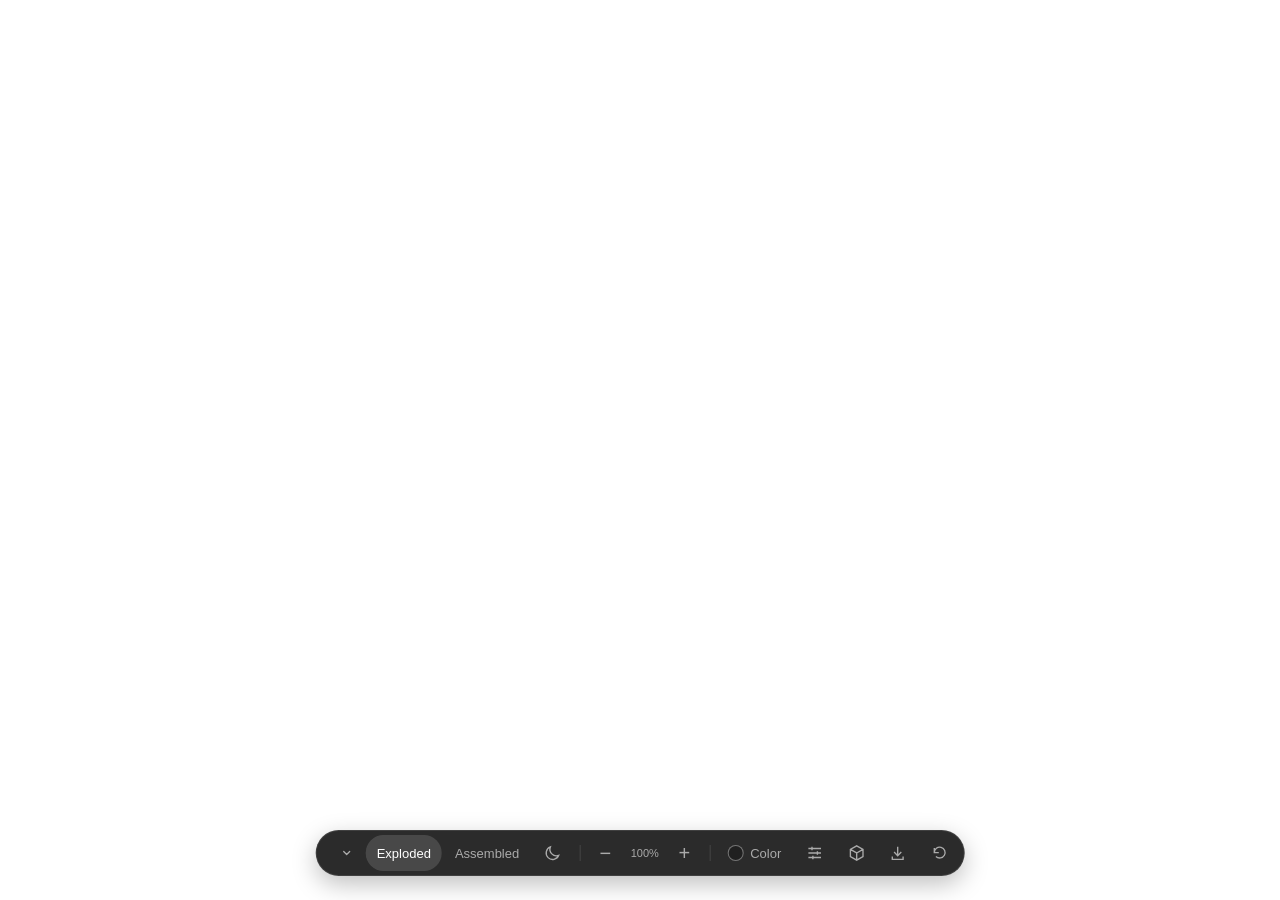
<file: .agents/skills/teardown/assets/viewer.html>
<!doctype html>
<html lang="en">
<head>
<meta charset="utf-8"><meta name="viewport" content="width=device-width,initial-scale=1"><meta name="theme-color" content="#ffffff">
<title>Technical drawing</title>
<script>__THEME_SCRIPT__</script>
<style>
@font-face {
  font-family: Inter;
  font-style: normal;
  font-weight: 100 900;
  font-display: swap;
  src: url([data-uri]) format("woff2");
}

[hidden] { display: none !important; }
* { box-sizing: border-box; }

:root {
  color-scheme: light;
  --page: #fff; --surface: #fff; --text: #292929; --muted: #737373;
  --border: #e4e4e4; --control-border: #8a8a8a; --hover: #f5f5f5; --action: #f3f3f3;
  --accent: #292929; --on-accent: #fff; --focus: #536dcc; --error: #b44343;
  --scrollbar: #b0b0b0; --bar: rgb(20 20 20 / .9); --shadow: 0 8px 30px #0000000c;
  font-family: Inter, Arial, sans-serif;
  font-optical-sizing: auto;
  color: var(--text);
  background: var(--page);
}
:root[data-theme=dark] {
  color-scheme: dark;
  --page: #191919; --surface: #242424; --text: #ededed; --muted: #ababab;
  --border: #444; --control-border: #777; --hover: #333; --action: #383838;
  --accent: #ddd; --on-accent: #191919; --focus: #91a7ff; --error: #f08b8b;
  --scrollbar: #666; --bar: rgb(45 45 45 / .94); --shadow: 0 8px 30px #00000040;
}

body { margin: 0; overflow: hidden; }
button, input, select { font: inherit; color: inherit; }
button, select { cursor: pointer; }
button { border: 0; background: none; }
button:disabled { opacity: .3; cursor: default; }
button svg { width: 18px; height: 18px; stroke: currentColor; stroke-width: 1.5; fill: none; }
button:focus-visible, input:focus-visible, select:focus-visible, #viewport:focus-visible { outline: 2px solid var(--focus); outline-offset: 3px; }
.sr-only { position: absolute; width: 1px; height: 1px; padding: 0; overflow: hidden; clip: rect(0, 0, 0, 0); white-space: nowrap; }

#viewport {
  height: calc(100dvh - 100px);
  overflow: auto;
  overscroll-behavior: contain;
  scrollbar-width: thin;
  scrollbar-color: var(--scrollbar) var(--page);
}
#viewport[data-pannable] { cursor: grab; user-select: none; }
#viewport[data-panning] { cursor: grabbing; }
#stage {
  position: relative;
  display: flex;
  align-items: center;
  justify-content: center;
  padding: 24px;
  min-width: 100%;
  min-height: 100%;
}
#viewport[aria-busy=true] #stage:not(:has(#drawing > svg:not(#selection)))::after {
  content: 'Drawing\2026';
  position: absolute;
  inset: 0;
  display: grid;
  place-items: center;
  color: var(--muted);
  font: 13px/1 Inter, Arial, sans-serif;
}
#drawing { flex: none; position: relative; }
#drawing > svg { display: block; width: 100%; height: 100%; }
#drawing [data-item] { cursor: pointer; }
#drawing[data-playing] :is([data-annotations], #selection) { display: none; }
#drawing [data-leaving] { pointer-events: none; animation: annotation-leave .2s ease-out forwards; }
@keyframes annotation-leave { to { opacity: 0; } }
#drawing :is(#paper, [fill="white"], [fill="#fff"], [fill="#ffffff"]) { fill: var(--page); }
#drawing [data-line-role] { stroke: var(--drawing-ink); }
#drawing [data-ink-fill] { fill: var(--drawing-ink); }
:root[data-theme=dark] #drawing [data-line-role] { stroke: color-mix(in srgb, var(--drawing-ink), white 60%); }
:root[data-theme=dark] #drawing [data-ink-fill] { fill: color-mix(in srgb, var(--drawing-ink), white 60%); }
#drawing [data-annotation] { font-family: var(--annotation-font, Inter, Arial, sans-serif); }
#drawing [data-filled=paper] { fill: var(--page); stroke: var(--page); }
#drawing [data-filled=tint] { --tint: color-mix(in srgb, var(--drawing-ink) 18%, var(--page)); fill: var(--tint); stroke: var(--tint); cursor: pointer; }
:root[data-theme=dark] #drawing [data-filled=tint] { --tint: color-mix(in srgb, color-mix(in srgb, var(--drawing-ink), white 60%) 24%, var(--page)); }
#selection { position: absolute; inset: 0; pointer-events: none; overflow: visible; }
#selection-box { stroke: var(--focus); }

.controls {
  position: fixed;
  bottom: max(24px, env(safe-area-inset-bottom));
  left: 50%;
  transform: translateX(-50%);
  z-index: 9999;
  display: flex;
  align-items: center;
  gap: 2px;
  width: max-content;
  max-width: calc(100vw - 32px);
  padding: 5px;
  background: var(--bar);
  border: 0;
  border-radius: 9999px;
  box-shadow: inset 0 0 0 1px rgb(255 255 255 / .1), 0 8px 24px rgb(0 0 0 / .25);
  color: rgb(255 255 255 / .6);
  font: 13px/1 Inter, Arial, sans-serif;
  user-select: none;
  color-scheme: dark;
}
.group { display: flex; align-items: center; gap: 2px; flex: none; }
.divider { height: 16px; width: 1px; flex: none; background: rgb(255 255 255 / .12); margin: 0 5px; }
.controls select {
  appearance: none;
  border: 0;
  background: transparent url("data:image/svg+xml,%3Csvg xmlns='http://www.w3.org/2000/svg' viewBox='0 0 12 12' fill='none'%3E%3Cpath d='m3 4.5 3 3 3-3' stroke='white' stroke-opacity='.6' stroke-width='1.25' stroke-linecap='round' stroke-linejoin='round'/%3E%3C/svg%3E") no-repeat right 11px center;
  background-size: 12px;
  height: 36px;
  padding: 0 29px 0 14px;
  border-radius: 9999px;
  color: rgb(255 255 255 / .85);
}
.controls select option { background: #292929; color: white; }
.controls button {
  display: inline-flex;
  flex: none;
  align-items: center;
  justify-content: center;
  height: 36px;
  min-width: 36px;
  padding: 0 11px;
  border-radius: 9999px;
}
.controls .zoom-button { font-size: 20px; font-weight: 300; padding: 0 7px; }
.controls output { font-size: 11px; font-variant-numeric: tabular-nums; color: rgb(255 255 255 / .6); min-width: 39px; text-align: center; }
.controls :is(button, select):focus-visible { outline: 2px solid rgb(255 255 255 / .7); outline-offset: -2px; }
.controls #color-toggle { gap: 8px; }
.controls #download-toggle { width: 38px; padding: 0; margin-right: 1px; }
.controls .selectors { flex-shrink: 1; min-width: 0; max-width: 100%; }
.controls #subject { flex: 0 1 auto; min-width: 0; text-overflow: ellipsis; }
.controls #view { flex: none; display: flex; gap: 2px; }
.controls #view button { gap: 6px; }
.controls #view svg { display: none; }
.controls #view [aria-checked=true],
.controls button[aria-pressed=true],
body:has(#color-panel:popover-open) #color-toggle,
body:has(#settings-panel:popover-open) #settings-toggle,
body:has(#parts-panel:popover-open) #parts-toggle,
body:has(#download-panel:popover-open) #download-toggle { background: rgb(255 255 255 / .14); color: white; }
.color-dot { width: 14px; height: 14px; background: #202020; border-radius: 50%; box-shadow: 0 0 0 1px rgb(255 255 255 / .35); }
.sun-icon { display: none; }
:root[data-theme=dark] .moon-icon { display: none; }
:root[data-theme=dark] .sun-icon { display: block; }

[popover] {
  position: fixed;
  inset: auto 16px var(--popup-bottom, 84px) auto;
  width: 278px;
  max-width: calc(100vw - 24px);
  max-height: calc(100dvh - var(--popup-bottom, 84px) - 16px);
  overflow: auto;
  overscroll-behavior: contain;
  margin: 0;
  padding: 17px;
  border: 1px solid var(--border);
  border-radius: 12px;
  background: var(--surface);
  color: var(--text);
  box-shadow: var(--shadow);
  font-size: 13px;
}
[popover]::backdrop { background: transparent; }
.panel-heading { display: flex; align-items: center; justify-content: space-between; margin-bottom: 16px; font-weight: 500; }
.panel-divider { border: 0; border-top: 1px solid var(--border); margin: 16px 0; }
.close { font-size: 20px; line-height: 1; width: 26px; height: 26px; border-radius: 4px; color: var(--muted); }
.field { display: grid; gap: 8px; margin-bottom: 16px; }
.field label { font-size: 11px; color: var(--muted); }
.field select { width: 100%; border: 1px solid var(--control-border); background: var(--surface); border-radius: 6px; padding: 8px; font-size: 12px; }
.field input[type=range] { width: 100%; accent-color: var(--accent); min-height: 24px; margin: 0; }
.field .field-title { display: flex; justify-content: space-between; align-items: baseline; gap: 8px; }
.field output { font-size: 11px; font-variant-numeric: tabular-nums; color: var(--muted); }
.appearance-field { margin-bottom: 0; }
.check-field { display: flex; align-items: center; gap: 8px; min-height: 32px; font-size: 12px; font-weight: 500; cursor: pointer; }
.check-field input { accent-color: var(--accent); margin: 0; width: 15px; height: 15px; }
.action-row { display: flex; gap: 8px; margin-top: 12px; }
.action-row button { padding: 9px 10px; background: var(--action); border-radius: 7px; font-size: 12px; flex: 1; }
.action-row button[aria-pressed=true] { background: var(--accent); color: var(--on-accent); }
.export-choice { display: flex; width: 100%; align-items: center; justify-content: space-between; border-radius: 6px; padding: 11px 8px; text-align: left; }
.export-choice strong { font-size: 12px; font-weight: 500; }
.export-choice span { font-size: 11px; color: var(--muted); }
.hue {
  appearance: none;
  -webkit-appearance: none;
  display: block;
  width: 100%;
  height: 32px;
  margin: 0;
  border-radius: 9999px;
  box-shadow: inset 0 0 0 1px rgb(0 0 0 / .1);
  cursor: ew-resize;
}
.hue::-webkit-slider-thumb { -webkit-appearance: none; width: 20px; height: 20px; border: 4px solid #fff; border-radius: 50%; background: transparent; box-shadow: 0 0 0 1px rgb(0 0 0 / .25); }
.hue::-moz-range-thumb { width: 12px; height: 12px; border: 4px solid #fff; border-radius: 50%; background: transparent; box-shadow: 0 0 0 1px rgb(0 0 0 / .25); }

#message {
  position: fixed;
  left: 50%;
  transform: translateX(-50%);
  bottom: var(--popup-bottom, 84px);
  margin: 0;
  background: var(--surface);
  padding: 8px 12px;
  border-radius: 5px;
  font-size: 12px;
  max-width: calc(100vw - 32px);
  box-shadow: var(--shadow);
}
#message:empty { display: none; }

@media (hover: hover) {
  button:not(:disabled):hover { background-color: var(--hover); }
  .controls button:not(:disabled):hover, .controls select:hover { background-color: rgb(255 255 255 / .08); color: rgb(255 255 255 / .85); }
}

@media (max-width: 740px) {
  #stage { padding: 12px; }
  [popover] { padding: 16px; }
  .controls { bottom: max(16px, env(safe-area-inset-bottom)); flex-wrap: wrap; justify-content: center; padding: 6px; }
  .controls select { font-size: 12px; padding-left: 12px; padding-right: 27px; height: 34px; }
  .controls button { min-width: 32px; padding: 0 9px; height: 34px; font-size: 12px; }
  .controls output { min-width: 38px; }
  .controls #color-toggle .color-label { display: none; }
  .controls #download-toggle { width: 34px; }
  .divider { margin: 0 4px; }
}

@media (max-width: 640px) {
  .controls { width: 300px; max-width: calc(100vw - 16px); padding: 8px; row-gap: 3px; }
  .controls button { min-width: 30px; padding: 0 6px; }
  .controls .selectors { flex-basis: 100%; justify-content: center; margin-bottom: 2px; }
  .controls .select-divider, .controls #color-toggle { display: none; }
  .controls #view svg { display: block; }
  .controls :is(.view-label, #zoom-level) { position: absolute; width: 1px; min-width: 0; height: 1px; padding: 0; overflow: hidden; clip: rect(0, 0, 0, 0); white-space: nowrap; }
  .divider { margin: 0 2px; }
}
</style>
</head>
<body>
<main id="viewport" aria-label="Drawing. Use arrow keys to scroll, plus or minus to zoom, and zero to fit." tabindex="0"><div id="stage"><div id="drawing"><svg id="selection" aria-hidden="true" hidden><rect id="selection-box" rx="1" fill="none" stroke-width=".2" stroke-dasharray="1 1"/></svg></div></div></main>
<div class="controls" id="controls" aria-label="Drawing controls">
<div class="group selectors"><label class="sr-only" for="subject">Drawing</label><select id="subject"></select><div id="view" class="segmented" role="radiogroup" aria-label="View"><button role="radio" data-view="exploded" aria-checked="true"><svg viewBox="0 0 20 20" aria-hidden="true"><path d="M3 7V3h4m6 0h4v4m0 6v4h-4m-6 0H3v-4"/></svg><span class="view-label">Exploded</span></button><button role="radio" data-view="assembled" aria-checked="false" tabindex="-1"><svg viewBox="0 0 20 20" aria-hidden="true"><path d="M7 3v4H3m14 0h-4V3m0 14v-4h4M3 13h4v4"/></svg><span class="view-label">Assembled</span></button></div><button id="theme-toggle" aria-label="Dark mode" aria-pressed="false" title="Switch to dark mode"><svg class="moon-icon" viewBox="0 0 20 20" aria-hidden="true"><path d="M16.7 12.6A7.2 7.2 0 0 1 7.4 3.3a7.2 7.2 0 1 0 9.3 9.3Z"/></svg><svg class="sun-icon" viewBox="0 0 20 20" aria-hidden="true"><circle cx="10" cy="10" r="3.2"/><path d="M10 1.5v1.7m0 13.6v1.7M1.5 10h1.7m13.6 0h1.7M4 4l1.2 1.2m9.6 9.6L16 16M4 16l1.2-1.2m9.6-9.6L16 4"/></svg></button></div>
<div class="divider select-divider" aria-hidden="true"></div>
<div class="group zoom"><button class="zoom-button" id="zoom-out" aria-label="Zoom out">−</button><output id="zoom-level" aria-live="polite" aria-label="Zoom relative to fit">100%</output><button class="zoom-button" id="zoom-in" aria-label="Zoom in">+</button></div>
<div class="divider" aria-hidden="true"></div>
<button id="color-toggle" popovertarget="color-panel" aria-label="Change colors"><span class="color-dot" id="color-dot"></span><span class="color-label">Color</span></button>
<button id="settings-toggle" popovertarget="settings-panel" aria-label="Drawing settings"><svg viewBox="0 0 20 20" aria-hidden="true"><path d="M3 5h14M3 10h14M3 15h14M7 3v4m6 1v4m-5 1v4"/></svg></button>
<button id="parts-toggle" popovertarget="parts-panel" aria-label="Select a part"><svg viewBox="0 0 20 20" aria-hidden="true"><path d="m10 2 7 4v8l-7 4-7-4V6l7-4Zm0 8 7-4M3 6l7 4v8"/></svg></button>
<button id="download-toggle" popovertarget="download-panel" aria-label="Download drawing"><svg viewBox="0 0 20 20" aria-hidden="true"><path d="M10 3v10m-4-4 4 4 4-4M4 14v3h12v-3"/></svg></button>
<button id="reset-drawing" aria-label="Reset drawing"><svg viewBox="0 0 20 20" aria-hidden="true"><path d="M4 9.5a6 6 0 1 1 1.8 4.3M4 4.5v5h5"/></svg></button>
</div>
<div id="color-panel" popover="auto" aria-label="Drawing colors">
<div class="panel-heading">Color<button class="close" popovertarget="color-panel" popovertargetaction="hide" aria-label="Close color controls">×</button></div>
<div class="field"><label for="color-target">Apply to</label><select id="color-target"><option value="all">All parts</option></select></div>
<input id="hue" class="hue" type="range" min="0" max="360" step="1" aria-label="Line hue">
<label class="check-field"><input id="fill" type="checkbox">Fill</label>
<div class="action-row"><button id="reset-colors">Reset</button></div>
</div>
<div id="settings-panel" popover="auto" aria-label="Drawing settings">
<div class="panel-heading">Drawing<button class="close" popovertarget="settings-panel" popovertargetaction="hide" aria-label="Close drawing settings">×</button></div>
<div class="field"><label for="linework">Linework</label><select id="linework"><option value="technical">Technical</option><option value="patent">Fine patent</option><option value="service">Service manual</option></select></div>
<label class="check-field"><input id="annotate" type="checkbox">Annotations</label>
<div class="field" id="spacing-field"><div class="field-title"><label for="explosion">Part spacing</label><output id="explosion-value" for="explosion">100%</output></div><input id="explosion" type="range" min="0" max="150" value="100" step="5"></div>
<hr class="panel-divider" id="parameter-divider"><div id="parameters"></div>
<button id="reset-parameters" class="export-choice">Reset dimensions</button>
<hr class="panel-divider">
<div class="field appearance-field"><label for="appearance">Appearance</label><select id="appearance"><option value="system">System</option><option value="light">Light</option><option value="dark">Dark</option></select></div>
</div>
<div id="parts-panel" popover="auto" aria-label="Part controls">
<div class="panel-heading">Parts<button class="close" popovertarget="parts-panel" popovertargetaction="hide" aria-label="Close part controls">×</button></div>
<div class="field"><label for="part-target">Selected part</label><select id="part-target"><option value="all">All parts</option></select></div>
<div class="action-row"><button id="isolate-part" aria-pressed="false" disabled>Isolate</button><button id="show-all">Show all</button></div>
<div class="action-row"><button id="color-part" disabled>Color part</button><button id="download-part" disabled>Save part SVG</button></div>
</div>
<div id="download-panel" popover="auto" aria-label="Download formats"><div class="panel-heading">Download<button class="close" popovertarget="download-panel" popovertargetaction="hide" aria-label="Close download controls">×</button></div><label class="check-field"><input id="tight-crop" type="checkbox">Crop to drawing</label><label class="check-field"><input id="transparent" type="checkbox">Transparent background</label><hr class="panel-divider"><button class="export-choice" data-format="svg" aria-label="Download SVG"><strong>SVG</strong><span>Editable vector</span></button><button class="export-choice" data-format="png" aria-label="Download PNG"><strong>PNG</strong><span>300 dpi</span></button><button class="export-choice" data-format="pdf" aria-label="Download PDF"><strong>PDF</strong><span id="pdf-size">A3 vector</span></button></div>
<p id="message" role="status"></p><p id="render-status" class="sr-only" role="status"></p>
<noscript>JavaScript is needed for this drawing viewer.</noscript>
<script type="text/plain" id="inter-license">__INTER_LICENSE__</script>
<script id="drawing-data" type="application/json">__DRAWING_DATA__</script>
<script>__JSPDF__</script>
<script>__SVG2PDF__</script>
<script>__SHEET_SCRIPT__</script>
<script id="drawing-worker" type="application/json">__WORKER_SOURCE__</script>
<script>__EXPORT_SCRIPT__</script>
<script>__RENDER_QUEUE_SCRIPT__</script>
<script>__FLIPBOOK_SCRIPT__</script>
<script>__VIEWER_SCRIPT__</script>
</body></html>
</file>
<file: css/style.css>
/* ==========================================================================
   Base Styles & Design System (Tokens, Reset, Typography, Components)
   Follows skills: better-colors, better-ui, better-layout, better-accessibility
   ========================================================================== */

:root {
  /* Color System: Semantic tokens mapping to functional roles */
  --color-bg-page: #f8fafc;
  --color-bg-surface: #ffffff;
  --color-bg-surface-subtle: #f1f5f9;
  --color-bg-surface-elevated: #ffffff;
  --color-bg-hero: linear-gradient(135deg, #0f172a 0%, #1e293b 50%, #172554 100%);

  /* Text colors measured against white / light backgrounds */
  --color-text-primary: #0f172a;       /* contrast ratio > 15:1 (AAA) */
  --color-text-secondary: #334155;     /* contrast ratio 7.5:1 (AAA) */
  --color-text-muted: #64748b;         /* contrast ratio 4.6:1 (AA) */
  --color-text-inverse: #f8fafc;
  --color-text-inverse-muted: #94a3b8;

  /* Accent ramp (Cobalt / Sapphire automotive theme) */
  --color-accent: #1d4ed8;            /* contrast ratio 4.6:1 on white (AA) */
  --color-accent-hover: #1e40af;
  --color-accent-active: #172554;
  --color-accent-subtle: #eff6ff;
  --color-accent-border: #bfdbfe;
  --color-accent-contrast: #ffffff;   /* contrast ratio 7.2:1 against #1d4ed8 */

  /* Borders & Dividers */
  --color-border: #cbd5e1;            /* 3:1 non-text contrast against white */
  --color-border-subtle: #e2e8f0;
  --color-border-focus: #1d4ed8;

  /* Status Colors */
  --color-danger: #b91c1c;
  --color-danger-bg: #fef2f2;
  --color-success: #15803d;
  --color-success-bg: #f0fdf4;

  /* Spacing Scale (8pt grid system) */
  --space-0-5: 2px;
  --space-1: 4px;
  --space-2: 8px;
  --space-3: 12px;
  --space-4: 16px;
  --space-5: 20px;
  --space-6: 24px;
  --space-8: 32px;
  --space-10: 40px;
  --space-12: 48px;
  --space-16: 64px;

  /* Border Radii (Concentric rule: outer = inner + padding) */
  --radius-xs: 4px;
  --radius-sm: 6px;
  --radius-md: 10px;
  --radius-lg: 16px;
  --radius-xl: 20px;
  --radius-full: 9999px;

  /* Layered Shadows (Elevation without harsh borders) */
  --shadow-sm: 0 1px 2px 0 rgb(15 23 42 / 0.05);
  --shadow-md: 0 4px 6px -1px rgb(15 23 42 / 0.08), 0 2px 4px -2px rgb(15 23 42 / 0.05);
  --shadow-lg: 0 10px 15px -3px rgb(15 23 42 / 0.08), 0 4px 6px -4px rgb(15 23 42 / 0.03);
  --shadow-xl: 0 20px 25px -5px rgb(15 23 42 / 0.1), 0 8px 10px -6px rgb(15 23 42 / 0.04);

  /* Containers & Heights */
  --container-max-width: 1200px;
  --header-height: 72px;

  /* Typography */
  --font-family-base: system-ui, -apple-system, BlinkMacSystemFont, "Segoe UI", Roboto, "Helvetica Neue", Arial, sans-serif;
  --font-family-mono: ui-monospace, SFMono-Regular, Menlo, Monaco, Consolas, monospace;
}

/* --------------------------------------------------------------------------
   Reset & Baseline
   -------------------------------------------------------------------------- */
*,
*::before,
*::after {
  box-sizing: border-box;
  margin: 0;
  padding: 0;
}

html {
  scroll-behavior: smooth;
  scroll-padding-top: calc(var(--header-height) + var(--space-4));
  font-size: 16px;
  line-height: 1.5;
  -webkit-text-size-adjust: 100%;
}

body {
  font-family: var(--font-family-base);
  color: var(--color-text-primary);
  background-color: var(--color-bg-page);
  min-height: 100vh;
  min-height: 100dvh;
  display: flex;
  flex-direction: column;
  overflow-x: hidden;
  text-rendering: optimizeLegibility;
}

main {
  flex: 1 0 auto;
}

/* Responsive media default */
img,
video,
picture {
  max-width: 100%;
  height: auto;
  display: block;
}

/* Subtle image outline per better-ui */
img {
  outline: 1px solid oklch(0 0 0 / 0.06);
  outline-offset: -1px;
}

svg {
  display: inline-block;
  vertical-align: middle;
}

ul, ol {
  list-style: none;
}

/* --------------------------------------------------------------------------
   Accessibility & Focus (better-accessibility)
   -------------------------------------------------------------------------- */
.skip-link {
  position: absolute;
  top: -100px;
  left: var(--space-4);
  background: var(--color-accent);
  color: var(--color-accent-contrast);
  padding: var(--space-3) var(--space-5);
  font-weight: 600;
  font-size: 0.95rem;
  border-radius: var(--radius-md);
  box-shadow: var(--shadow-lg);
  z-index: 9999;
  text-decoration: none;
  transition: top 150ms cubic-bezier(0.2, 0, 0, 1);
}

.skip-link:focus,
.skip-link:focus-visible {
  top: var(--space-4);
  outline: 3px solid #fbbf24;
  outline-offset: 2px;
}

:focus-visible {
  outline: 3px solid var(--color-border-focus);
  outline-offset: 2px;
}

:target {
  scroll-margin-top: calc(var(--header-height) + var(--space-4));
}

.visually-hidden {
  position: absolute !important;
  width: 1px !important;
  height: 1px !important;
  padding: 0 !important;
  margin: -1px !important;
  overflow: hidden !important;
  clip: rect(0, 0, 0, 0) !important;
  white-space: nowrap !important;
  border: 0 !important;
}

/* --------------------------------------------------------------------------
   Layout Containers
   -------------------------------------------------------------------------- */
.container {
  width: 100%;
  max-width: var(--container-max-width);
  margin-inline: auto;
  padding-inline: var(--space-4);
}

.section {
  padding-block: var(--space-10);
}

.section__header {
  margin-bottom: var(--space-8);
}

.section__title {
  font-size: clamp(1.5rem, 3vw, 2.25rem);
  font-weight: 700;
  color: var(--color-text-primary);
  letter-spacing: -0.02em;
  margin-bottom: var(--space-2);
}

.section__description {
  font-size: 1.05rem;
  color: var(--color-text-secondary);
  max-width: 65ch;
}

/* --------------------------------------------------------------------------
   Header & Navigation
   -------------------------------------------------------------------------- */
.site-header {
  position: sticky;
  top: 0;
  z-index: 100;
  background-color: rgba(255, 255, 255, 0.92);
  backdrop-filter: blur(12px);
  -webkit-backdrop-filter: blur(12px);
  border-bottom: 1px solid var(--color-border-subtle);
  transition: box-shadow 150ms ease;
}

.site-header__inner {
  display: flex;
  align-items: center;
  justify-content: space-between;
  min-height: var(--header-height);
  padding-inline: var(--space-4);
  max-width: var(--container-max-width);
  margin-inline: auto;
}

.site-header__logo {
  display: inline-flex;
  align-items: center;
  gap: var(--space-2);
  font-weight: 800;
  font-size: 1.25rem;
  color: var(--color-text-primary);
  text-decoration: none;
  letter-spacing: -0.03em;
  padding-block: var(--space-2);
}

.site-header__logo:hover {
  color: var(--color-accent);
}

.site-header__logo-icon {
  width: 28px;
  height: 28px;
  color: var(--color-accent);
  fill: currentColor;
}

.site-nav__list {
  display: flex;
  align-items: center;
  gap: var(--space-2);
}

.site-nav__link {
  display: inline-flex;
  align-items: center;
  min-height: 44px; /* WCAG 2.5.8 touch target */
  padding-inline: var(--space-3);
  padding-block: var(--space-2);
  color: var(--color-text-secondary);
  text-decoration: none;
  font-weight: 500;
  font-size: 0.95rem;
  border-radius: var(--radius-sm);
  transition: color 150ms ease, background-color 150ms ease;
}

.site-nav__link:hover {
  color: var(--color-accent);
  background-color: var(--color-bg-surface-subtle);
}

.site-nav__link--active {
  color: var(--color-accent);
  background-color: var(--color-accent-subtle);
  font-weight: 600;
}

/* Burger Toggle Button */
.nav-toggle {
  display: none;
  align-items: center;
  justify-content: center;
  width: 44px;
  height: 44px;
  background: transparent;
  border: 1px solid var(--color-border);
  border-radius: var(--radius-sm);
  cursor: pointer;
  color: var(--color-text-primary);
}

.nav-toggle:hover {
  background-color: var(--color-bg-surface-subtle);
}

.nav-toggle__icon {
  width: 24px;
  height: 24px;
  stroke: currentColor;
  stroke-width: 2;
  stroke-linecap: round;
}

/* --------------------------------------------------------------------------
   Buttons (better-ui exact values)
   -------------------------------------------------------------------------- */
.button {
  display: inline-flex;
  align-items: center;
  justify-content: center;
  gap: var(--space-2);
  min-height: 44px; /* Accessible 44px target */
  padding: 10px var(--space-5);
  font-family: inherit;
  font-size: 0.95rem;
  font-weight: 600;
  line-height: 1.25;
  text-decoration: none;
  text-align: center;
  border-radius: var(--radius-md);
  border: 1px solid transparent;
  cursor: pointer;
  white-space: nowrap;
  transition: background-color 150ms cubic-bezier(0.2, 0, 0, 1),
              color 150ms cubic-bezier(0.2, 0, 0, 1),
              border-color 150ms cubic-bezier(0.2, 0, 0, 1),
              box-shadow 150ms cubic-bezier(0.2, 0, 0, 1),
              transform 150ms cubic-bezier(0.2, 0, 0, 1);
  -webkit-tap-highlight-color: transparent;
}

.button:active {
  transform: scale(0.97);
}

.button--primary {
  background-color: var(--color-accent);
  color: var(--color-accent-contrast);
  box-shadow: 0 1px 2px 0 rgb(29 78 216 / 0.2);
}

.button--primary:hover {
  background-color: var(--color-accent-hover);
  box-shadow: 0 4px 12px 0 rgb(29 78 216 / 0.25);
}

.button--secondary {
  background-color: var(--color-bg-surface);
  color: var(--color-text-primary);
  border-color: var(--color-border);
  box-shadow: var(--shadow-sm);
}

.button--secondary:hover {
  background-color: var(--color-bg-surface-subtle);
  border-color: var(--color-border-subtle);
  color: var(--color-accent);
}

.button--full {
  width: 100%;
}

/* --------------------------------------------------------------------------
   Hero Section
   -------------------------------------------------------------------------- */
.hero {
  position: relative;
  background: var(--color-bg-hero);
  color: var(--color-text-inverse);
  padding-block: clamp(var(--space-10), 8vw, var(--space-16));
  border-radius: 0 0 var(--radius-xl) var(--radius-xl);
  overflow: hidden;
}

.hero::after {
  content: "";
  position: absolute;
  inset: 0;
  background: radial-gradient(circle at 80% 20%, rgba(59, 130, 246, 0.18) 0%, transparent 60%);
  pointer-events: none;
}

.hero__inner {
  position: relative;
  z-index: 2;
  max-width: 800px;
}

.hero__badge {
  display: inline-flex;
  align-items: center;
  gap: var(--space-2);
  padding: var(--space-1) var(--space-3);
  font-size: 0.85rem;
  font-weight: 600;
  color: #93c5fd;
  background-color: rgba(59, 130, 246, 0.15);
  border: 1px solid rgba(147, 197, 253, 0.3);
  border-radius: var(--radius-full);
  margin-bottom: var(--space-4);
}

.hero__title {
  font-size: clamp(2rem, 5vw, 3.25rem);
  font-weight: 800;
  line-height: 1.15;
  letter-spacing: -0.03em;
  margin-bottom: var(--space-4);
  color: #ffffff;
}

.hero__text {
  font-size: clamp(1rem, 2vw, 1.25rem);
  line-height: 1.6;
  color: var(--color-text-inverse-muted);
  margin-bottom: var(--space-6);
  max-width: 58ch;
}

.hero__actions {
  display: flex;
  flex-wrap: wrap;
  gap: var(--space-3);
}

/* --------------------------------------------------------------------------
   Advantages / Feature Cards
   -------------------------------------------------------------------------- */
.advantages-grid {
  display: grid;
  gap: var(--space-4);
  grid-template-columns: 1fr;
}

.advantage-card {
  display: flex;
  align-items: flex-start;
  gap: var(--space-4);
  padding: var(--space-5);
  background-color: var(--color-bg-surface);
  border: 1px solid var(--color-border-subtle);
  border-radius: var(--radius-lg);
  box-shadow: var(--shadow-sm);
  transition: transform 150ms ease, box-shadow 150ms ease;
}

.advantage-card:hover {
  transform: translateY(-2px);
  box-shadow: var(--shadow-md);
  border-color: var(--color-accent-border);
}

.advantage-card__icon-wrapper {
  flex-shrink: 0;
  display: inline-flex;
  align-items: center;
  justify-content: center;
  width: 44px;
  height: 44px;
  background-color: var(--color-accent-subtle);
  color: var(--color-accent);
  border-radius: var(--radius-md);
}

.advantage-card__title {
  font-size: 1.1rem;
  font-weight: 700;
  color: var(--color-text-primary);
  margin-bottom: var(--space-1);
}

.advantage-card__text {
  font-size: 0.95rem;
  color: var(--color-text-secondary);
  line-height: 1.5;
}

/* --------------------------------------------------------------------------
   Products Grid & Cards
   -------------------------------------------------------------------------- */
.products-grid {
  display: grid;
  gap: var(--space-6);
  grid-template-columns: 1fr;
}

.product-card {
  display: flex;
  flex-direction: column;
  background-color: var(--color-bg-surface);
  border: 1px solid var(--color-border-subtle);
  border-radius: var(--radius-lg);
  overflow: hidden;
  box-shadow: var(--shadow-sm);
  transition: transform 150ms cubic-bezier(0.2, 0, 0, 1),
              box-shadow 150ms cubic-bezier(0.2, 0, 0, 1),
              border-color 150ms ease;
}

.product-card:hover {
  transform: translateY(-4px);
  box-shadow: var(--shadow-lg);
  border-color: var(--color-accent-border);
}

.product-card__media {
  position: relative;
  background-color: var(--color-bg-surface-subtle);
  aspect-ratio: 16 / 10;
  overflow: hidden;
}

.product-card__image {
  width: 100%;
  height: 100%;
  object-fit: cover;
  transition: transform 300ms cubic-bezier(0.2, 0, 0, 1);
}

.product-card:hover .product-card__image {
  transform: scale(1.03);
}

.product-card__badge {
  position: absolute;
  top: var(--space-3);
  left: var(--space-3);
  padding: var(--space-1) var(--space-3);
  font-size: 0.75rem;
  font-weight: 700;
  text-transform: uppercase;
  letter-spacing: 0.05em;
  border-radius: var(--radius-full);
  background-color: var(--color-bg-surface);
  color: var(--color-text-primary);
  box-shadow: var(--shadow-md);
}

.product-card--featured .product-card__badge {
  background-color: var(--color-accent);
  color: var(--color-accent-contrast);
}

.product-card--discount .product-card__badge {
  background-color: var(--color-danger);
  color: #ffffff;
}

.product-card__body {
  display: flex;
  flex-direction: column;
  flex: 1 1 auto;
  padding: var(--space-5);
}

.product-card__title {
  font-size: 1.2rem;
  font-weight: 700;
  margin-bottom: var(--space-2);
  color: var(--color-text-primary);
}

.product-card__title a {
  color: inherit;
  text-decoration: none;
}

.product-card__title a:hover {
  color: var(--color-accent);
}

.product-card__description {
  font-size: 0.9rem;
  color: var(--color-text-secondary);
  line-height: 1.5;
  margin-bottom: var(--space-4);
  flex-grow: 1;
}

.product-card__footer {
  display: flex;
  align-items: center;
  justify-content: space-between;
  gap: var(--space-3);
  padding-top: var(--space-3);
  border-top: 1px solid var(--color-border-subtle);
  margin-top: auto;
}

.product-card__price {
  display: flex;
  flex-direction: column;
}

.product-card__price-label {
  font-size: 0.75rem;
  color: var(--color-text-muted);
  text-transform: uppercase;
  font-weight: 600;
}

.product-card__price-value {
  font-size: 1.15rem;
  font-weight: 800;
  color: var(--color-text-primary);
}

/* --------------------------------------------------------------------------
   Breadcrumbs
   -------------------------------------------------------------------------- */
.breadcrumbs {
  padding-block: var(--space-4);
  font-size: 0.9rem;
  color: var(--color-text-muted);
}

.breadcrumbs__list {
  display: flex;
  flex-wrap: wrap;
  align-items: center;
  gap: var(--space-2);
}

.breadcrumbs__item {
  display: inline-flex;
  align-items: center;
  gap: var(--space-2);
}

.breadcrumbs__item::after {
  content: "/";
  color: var(--color-border);
}

.breadcrumbs__item:last-child::after {
  display: none;
}

.breadcrumbs__link {
  color: var(--color-text-secondary);
  text-decoration: none;
}

.breadcrumbs__link:hover {
  color: var(--color-accent);
  text-decoration: underline;
}

.breadcrumbs__current {
  color: var(--color-text-primary);
  font-weight: 600;
}

/* --------------------------------------------------------------------------
   Catalog Page Layout & Filters
   -------------------------------------------------------------------------- */
.catalog-layout {
  display: flex;
  flex-direction: column;
  gap: var(--space-8);
}

.catalog-filters {
  background-color: var(--color-bg-surface);
  border: 1px solid var(--color-border-subtle);
  border-radius: var(--radius-lg);
  padding: var(--space-5);
  box-shadow: var(--shadow-sm);
}

.catalog-filters__title {
  font-size: 1.25rem;
  font-weight: 700;
  margin-bottom: var(--space-4);
  padding-bottom: var(--space-3);
  border-bottom: 1px solid var(--color-border-subtle);
}

.filters-form__group {
  border: none;
  margin-bottom: var(--space-5);
}

.filters-form__legend {
  font-size: 0.95rem;
  font-weight: 700;
  color: var(--color-text-primary);
  margin-bottom: var(--space-3);
}

.filters-form__options {
  display: flex;
  flex-direction: column;
  gap: var(--space-2);
}

.filters-form__checkbox-label,
.filters-form__radio-label {
  display: flex;
  align-items: center;
  gap: var(--space-2);
  min-height: 44px; /* Hit target */
  font-size: 0.95rem;
  color: var(--color-text-secondary);
  cursor: pointer;
}

.filters-form__input-number-group {
  display: grid;
  grid-template-columns: 1fr 1fr;
  gap: var(--space-3);
}

/* --------------------------------------------------------------------------
   Product Detail Page
   -------------------------------------------------------------------------- */
.product-detail {
  display: flex;
  flex-direction: column;
  gap: var(--space-8);
}

.product-detail__gallery {
  background-color: var(--color-bg-surface);
  border-radius: var(--radius-lg);
  overflow: hidden;
  box-shadow: var(--shadow-sm);
  border: 1px solid var(--color-border-subtle);
}

.product-detail__image {
  width: 100%;
  aspect-ratio: 16 / 10;
  object-fit: cover;
}

.product-detail__info {
  background-color: var(--color-bg-surface);
  padding: var(--space-6);
  border-radius: var(--radius-lg);
  border: 1px solid var(--color-border-subtle);
  box-shadow: var(--shadow-sm);
}

.product-detail__badge {
  display: inline-block;
  padding: var(--space-1) var(--space-3);
  background-color: var(--color-success-bg);
  color: var(--color-success);
  font-size: 0.85rem;
  font-weight: 700;
  border-radius: var(--radius-full);
  margin-bottom: var(--space-3);
}

.product-detail__title {
  font-size: clamp(1.75rem, 4vw, 2.5rem);
  font-weight: 800;
  letter-spacing: -0.02em;
  margin-bottom: var(--space-2);
}

.product-detail__price {
  font-size: 1.75rem;
  font-weight: 800;
  color: var(--color-accent);
  margin-bottom: var(--space-4);
}

.product-detail__description {
  font-size: 1.05rem;
  line-height: 1.6;
  color: var(--color-text-secondary);
  margin-bottom: var(--space-6);
}

.product-detail__actions {
  display: flex;
  flex-wrap: wrap;
  gap: var(--space-3);
  margin-top: var(--space-6);
  padding-top: var(--space-6);
  border-top: 1px solid var(--color-border-subtle);
}

/* --------------------------------------------------------------------------
   Table & Responsive Card View for Specifications (bonus criteria)
   -------------------------------------------------------------------------- */
.table-wrapper {
  width: 100%;
  overflow-x: auto;
  -webkit-overflow-scrolling: touch;
  margin-block: var(--space-4);
  border: 1px solid var(--color-border-subtle);
  border-radius: var(--radius-md);
  background-color: var(--color-bg-surface);
}

.product-table {
  width: 100%;
  border-collapse: collapse;
  text-align: left;
  font-size: 0.95rem;
}

.product-table th,
.product-table td {
  padding: var(--space-3) var(--space-4);
  border-bottom: 1px solid var(--color-border-subtle);
}

.product-table th {
  background-color: var(--color-bg-surface-subtle);
  color: var(--color-text-primary);
  font-weight: 700;
  width: 35%;
}

.product-table tr:last-child th,
.product-table tr:last-child td {
  border-bottom: none;
}

.product-table tr:nth-child(even) td {
  background-color: #fafbfc;
}

/* --------------------------------------------------------------------------
   Forms (order.html, modal, contacts.html)
   -------------------------------------------------------------------------- */
.form-card {
  background-color: var(--color-bg-surface);
  border: 1px solid var(--color-border-subtle);
  border-radius: var(--radius-lg);
  padding: var(--space-6);
  box-shadow: var(--shadow-sm);
  max-width: 720px;
  margin-inline: auto;
}

.form-group {
  margin-bottom: var(--space-5);
}

.form-label {
  display: block;
  font-size: 0.9rem;
  font-weight: 600;
  color: var(--color-text-primary);
  margin-bottom: var(--space-2);
}

.form-label--required::after {
  content: " *";
  color: var(--color-danger);
}

.form-input,
.form-select,
.form-textarea {
  width: 100%;
  min-height: 44px; /* Hit target */
  padding: 10px var(--space-3);
  font-family: inherit;
  font-size: 1rem;
  color: var(--color-text-primary);
  background-color: var(--color-bg-surface);
  border: 1px solid var(--color-border);
  border-radius: var(--radius-sm);
  transition: border-color 150ms ease, box-shadow 150ms ease;
}

.form-input:focus,
.form-select:focus,
.form-textarea:focus {
  border-color: var(--color-border-focus);
  box-shadow: 0 0 0 3px var(--color-accent-subtle);
  outline: none;
}

.form-input[aria-invalid="true"],
.form-select[aria-invalid="true"],
.form-textarea[aria-invalid="true"] {
  border-color: var(--color-danger);
  background-color: var(--color-danger-bg);
}

.form-hint {
  display: block;
  font-size: 0.8rem;
  color: var(--color-text-muted);
  margin-top: var(--space-1);
}

.form-error {
  display: block;
  font-size: 0.85rem;
  color: var(--color-danger);
  margin-top: var(--space-1);
  font-weight: 500;
}

.form-checkbox-wrapper {
  display: flex;
  align-items: flex-start;
  gap: var(--space-3);
  margin-bottom: var(--space-5);
  cursor: pointer;
}

.form-checkbox {
  width: 20px;
  height: 20px;
  margin-top: 2px;
  accent-color: var(--color-accent);
}

.form-checkbox-text {
  font-size: 0.9rem;
  color: var(--color-text-secondary);
  line-height: 1.4;
}

.form-actions {
  display: flex;
  flex-direction: column;
  gap: var(--space-3);
}

/* --------------------------------------------------------------------------
   Modal Dialog (<dialog>)
   -------------------------------------------------------------------------- */
.order-dialog {
  border: none;
  border-radius: var(--radius-lg);
  padding: 0;
  max-width: 580px;
  width: calc(100% - 32px);
  margin: auto;
  box-shadow: var(--shadow-xl);
  background: var(--color-bg-surface);
  overscroll-behavior: contain;
}

.order-dialog::backdrop {
  background: rgba(15, 23, 42, 0.65);
  backdrop-filter: blur(4px);
}

.order-dialog__content {
  padding: var(--space-6);
}

.order-dialog__header {
  display: flex;
  align-items: center;
  justify-content: space-between;
  margin-bottom: var(--space-5);
  padding-bottom: var(--space-3);
  border-bottom: 1px solid var(--color-border-subtle);
}

.order-dialog__title {
  font-size: 1.35rem;
  font-weight: 700;
}

.order-dialog__close {
  background: transparent;
  border: none;
  cursor: pointer;
  width: 44px;
  height: 44px;
  display: inline-flex;
  align-items: center;
  justify-content: center;
  border-radius: var(--radius-sm);
  color: var(--color-text-muted);
}

.order-dialog__close:hover {
  background-color: var(--color-bg-surface-subtle);
  color: var(--color-text-primary);
}

/* --------------------------------------------------------------------------
   Contacts Info Section
   -------------------------------------------------------------------------- */
.contacts-grid {
  display: grid;
  gap: var(--space-6);
  grid-template-columns: 1fr;
}

.contacts-info-card {
  background-color: var(--color-bg-surface);
  border: 1px solid var(--color-border-subtle);
  border-radius: var(--radius-lg);
  padding: var(--space-6);
  box-shadow: var(--shadow-sm);
}

.contacts-list {
  display: flex;
  flex-direction: column;
  gap: var(--space-4);
  margin-top: var(--space-4);
}

.contacts-list__item {
  display: flex;
  align-items: flex-start;
  gap: var(--space-3);
  font-size: 1rem;
}

.contacts-list__icon {
  width: 24px;
  height: 24px;
  color: var(--color-accent);
  flex-shrink: 0;
}

/* --------------------------------------------------------------------------
   Footer
   -------------------------------------------------------------------------- */
.site-footer {
  margin-top: auto;
  background-color: #0f172a;
  color: #94a3b8;
  padding-block: var(--space-10);
  border-top: 1px solid rgba(255, 255, 255, 0.1);
}

.site-footer__inner {
  display: flex;
  flex-direction: column;
  gap: var(--space-4);
  text-align: center;
}

.site-footer p {
  font-size: 0.9rem;
}

.site-footer a {
  color: #e2e8f0;
  text-decoration: underline;
}

.site-footer a:hover {
  color: #ffffff;
}

/* --------------------------------------------------------------------------
   Alerts & Notifications
   -------------------------------------------------------------------------- */
.notification {
  padding: var(--space-4);
  border-radius: var(--radius-md);
  margin-bottom: var(--space-6);
  display: flex;
  align-items: center;
  gap: var(--space-3);
  font-weight: 500;
}

.notification--success {
  background-color: var(--color-success-bg);
  color: var(--color-success);
  border: 1px solid rgba(22, 163, 74, 0.2);
}

/* Reduced motion preference (better-ui / WCAG 2.3.3) */
@media (prefers-reduced-motion: reduce) {
  *,
  *::before,
  *::after {
    animation-duration: 0.01ms !important;
    animation-iteration-count: 1 !important;
    transition-duration: 0.01ms !important;
    scroll-behavior: auto !important;
  }
}
</file>
<file: css/responsive.css>
/* ==========================================================================
   Responsive Stylesheet (responsive.css)
   Mobile First Architecture: 360px -> 430px -> 768px -> 1024px -> 1440px
   Must be loaded after style.css
   ========================================================================== */

/* --------------------------------------------------------------------------
   Base Mobile Defaults (< 430px, from 360px)
   -------------------------------------------------------------------------- */

/* Navigation burger menu for mobile */
@media (max-width: 767px) {
  .nav-toggle {
    display: inline-flex;
  }

  .site-nav {
    position: absolute;
    top: 100%;
    left: 0;
    right: 0;
    background-color: var(--color-bg-surface);
    border-bottom: 1px solid var(--color-border);
    box-shadow: var(--shadow-lg);
    padding: var(--space-4);
    display: none;
    flex-direction: column;
    z-index: 99;
  }

  .site-nav.is-open {
    display: flex;
  }

  .site-nav__list {
    flex-direction: column;
    align-items: stretch;
    gap: var(--space-1);
    width: 100%;
  }

  .site-nav__link {
    width: 100%;
    padding: var(--space-3) var(--space-4);
    border-radius: var(--radius-md);
  }

  /* Catalog filter drawer toggle on mobile */
  .catalog-filters__toggle {
    display: flex !important;
    width: 100%;
    justify-content: space-between;
    margin-bottom: var(--space-4);
  }

  .catalog-filters__content {
    display: none;
  }

  .catalog-filters__content.is-open {
    display: block;
  }

  /* Responsive Specs Table -> Card layout for small screens */
  .product-table,
  .product-table tbody,
  .product-table tr,
  .product-table th,
  .product-table td {
    display: block;
  }

  .product-table thead {
    display: none;
  }

  .product-table tr {
    margin-bottom: var(--space-3);
    border: 1px solid var(--color-border-subtle);
    border-radius: var(--radius-md);
    background: var(--color-bg-surface);
    overflow: hidden;
  }

  .product-table th {
    width: 100%;
    background-color: var(--color-accent-subtle);
    color: var(--color-accent);
    padding: var(--space-2) var(--space-4);
    border-bottom: 1px solid var(--color-border-subtle);
    font-size: 0.85rem;
    text-transform: uppercase;
    letter-spacing: 0.04em;
  }

  .product-table td {
    width: 100%;
    padding: var(--space-3) var(--space-4);
    font-size: 0.95rem;
    font-weight: 600;
    color: var(--color-text-primary);
  }
}

/* --------------------------------------------------------------------------
   Breakpoint: 430px and wider (Larger Mobile Phones)
   -------------------------------------------------------------------------- */
@media (min-width: 430px) {
  .hero__actions {
    flex-direction: row;
  }

  .button--mobile-full {
    width: auto;
  }

  .advantage-card {
    padding: var(--space-6);
  }
}

/* --------------------------------------------------------------------------
   Breakpoint: 640px and wider (Phablets & Small Tablets)
   -------------------------------------------------------------------------- */
@media (min-width: 640px) {
  .products-grid {
    grid-template-columns: repeat(2, minmax(0, 1fr));
  }

  .advantages-grid {
    grid-template-columns: repeat(2, minmax(0, 1fr));
  }

  .form-row {
    display: grid;
    grid-template-columns: repeat(2, minmax(0, 1fr));
    gap: var(--space-4);
  }

  .form-actions {
    flex-direction: row;
    justify-content: flex-end;
  }

  .form-actions .button {
    width: auto;
  }
}

/* --------------------------------------------------------------------------
   Breakpoint: 768px and wider (Tablets & Medium Screens)
   -------------------------------------------------------------------------- */
@media (min-width: 768px) {
  .site-header__inner {
    padding-inline: var(--space-6);
  }

  .nav-toggle {
    display: none;
  }

  .site-nav {
    display: block !important;
    position: static;
    background: transparent;
    border: none;
    box-shadow: none;
    padding: 0;
  }

  .site-nav__list {
    flex-direction: row;
    gap: var(--space-1);
  }

  .hero {
    padding-block: var(--space-12);
  }

  .hero__title {
    font-size: 2.75rem;
  }

  /* Standard table on >=768px screens */
  .product-table,
  .product-table tbody,
  .product-table tr,
  .product-table th,
  .product-table td {
    display: revert;
  }

  .product-table th {
    width: 35%;
    background-color: var(--color-bg-surface-subtle);
    color: var(--color-text-primary);
    text-transform: none;
    letter-spacing: normal;
  }

  /* Catalog Layout: 2 Columns (Filter sidebar + products grid) */
  .catalog-layout {
    display: grid;
    grid-template-columns: 280px minmax(0, 1fr);
    align-items: start;
    gap: var(--space-8);
  }

  .catalog-filters {
    position: sticky;
    top: calc(var(--header-height) + var(--space-4));
  }

  .catalog-filters__toggle {
    display: none !important;
  }

  .catalog-filters__content {
    display: block !important;
  }

  /* Product Detail: 2 Columns (Gallery + Details) */
  .product-detail {
    display: grid;
    grid-template-columns: minmax(0, 1.1fr) minmax(0, 1.2fr);
    gap: var(--space-8);
    align-items: start;
  }

  .product-detail__gallery {
    position: sticky;
    top: calc(var(--header-height) + var(--space-4));
  }

  /* Contacts layout */
  .contacts-grid {
    grid-template-columns: repeat(2, minmax(0, 1fr));
  }

  /* Footer */
  .site-footer__inner {
    flex-direction: row;
    justify-content: space-between;
    align-items: center;
    text-align: left;
  }
}

/* --------------------------------------------------------------------------
   Breakpoint: 1024px and wider (Laptops & Desktops)
   -------------------------------------------------------------------------- */
@media (min-width: 1024px) {
  .container {
    padding-inline: var(--space-6);
  }

  .hero {
    padding-block: var(--space-16);
  }

  .hero__title {
    font-size: 3.25rem;
  }

  .products-grid {
    grid-template-columns: repeat(3, minmax(0, 1fr));
    gap: var(--space-6);
  }

  .advantages-grid {
    grid-template-columns: repeat(3, minmax(0, 1fr));
  }

  .catalog-layout {
    grid-template-columns: 300px minmax(0, 1fr);
    gap: var(--space-10);
  }
}

/* --------------------------------------------------------------------------
   Breakpoint: 1440px and wider (Large Monitors & Widescreen)
   -------------------------------------------------------------------------- */
@media (min-width: 1440px) {
  :root {
    --container-max-width: 1360px;
  }

  .hero__inner {
    max-width: 960px;
  }

  .catalog-products .products-grid {
    grid-template-columns: repeat(3, minmax(0, 1fr));
  }

  .popular-products .products-grid {
    grid-template-columns: repeat(3, minmax(0, 1fr));
  }

  .product-card__title {
    font-size: 1.3rem;
  }
}
</file>
